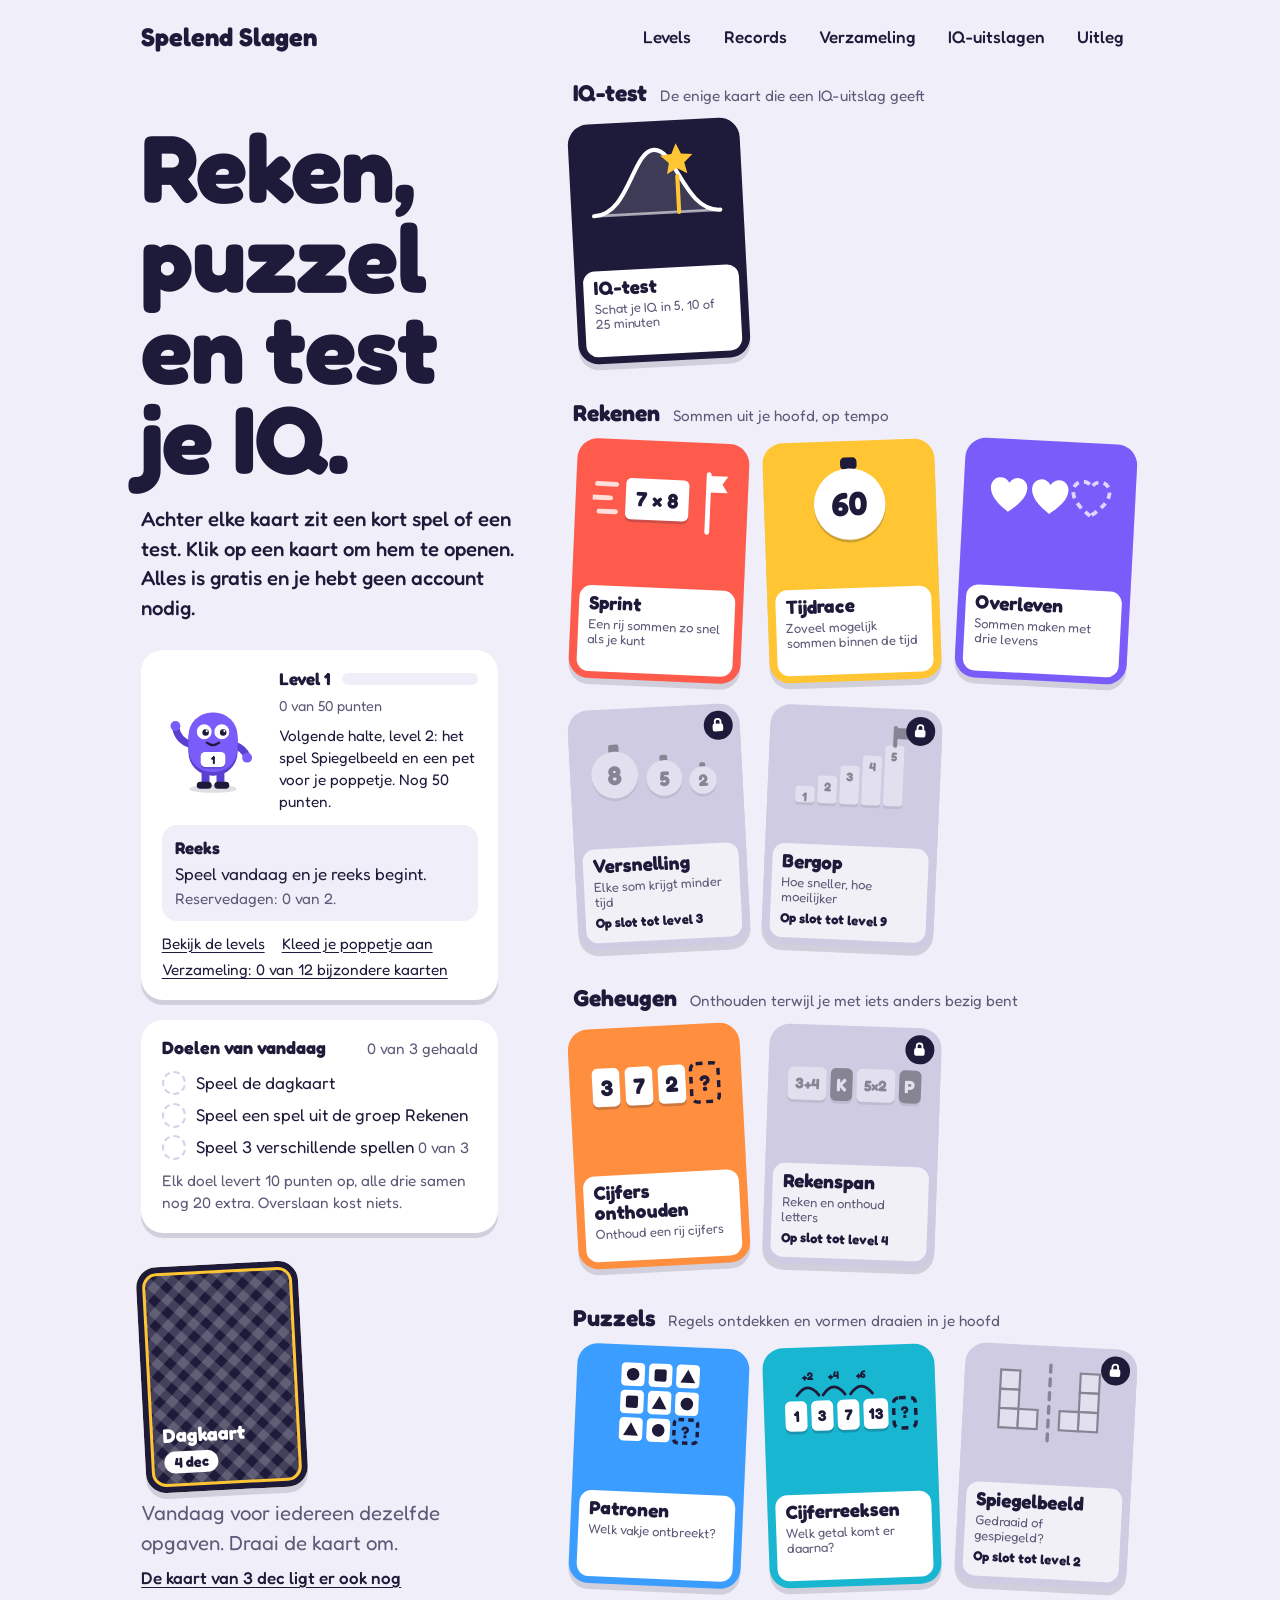
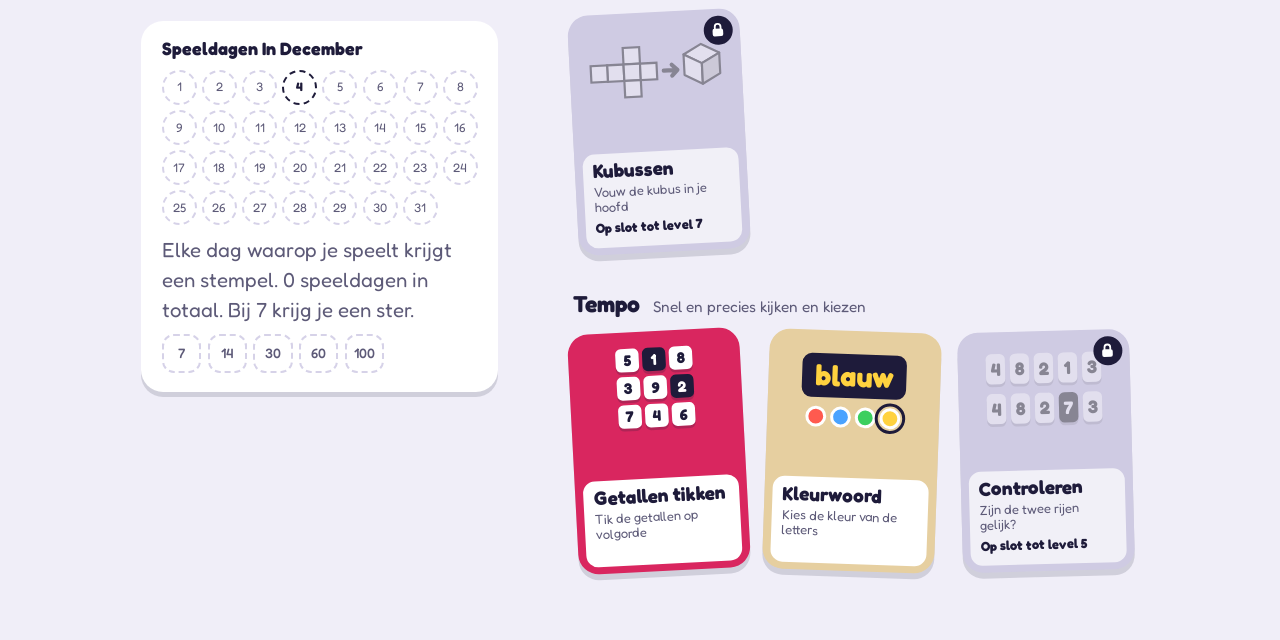
<file: index.html>
<!doctype html>
<html lang="nl">
<head>
  <meta charset="utf-8">
  <meta name="viewport" content="width=device-width, initial-scale=1, viewport-fit=cover">
  <!-- Testversie: zoekmachines slaan deze pagina over. Haal deze regel weg zodra de site gevonden mag worden. -->
  <meta name="robots" content="noindex">
  <title>Spelend Slagen</title>
  <!-- Het pictogram van het tabblad zit in deze regel zelf, dus er is geen los bestand voor nodig. -->
  <link rel="icon" href="data:image/svg+xml,%3Csvg xmlns='http://www.w3.org/2000/svg' viewBox='0 0 64 64'%3E%3Crect width='64' height='64' rx='14' fill='%237a5cfa'/%3E%3Ctext x='32' y='46' font-family='Arial,sans-serif' font-weight='700' font-size='40' text-anchor='middle' fill='%23fff'%3ES%3C/text%3E%3C/svg%3E">
  <link rel="stylesheet" href="css/style.css">
</head>
<body>
  <header class="kop">
    <a class="merk" href="#start">Spelend Slagen</a>
    <!-- Alleen op een telefoon. terug: op het scherm voor en na een spel. stand-kort: je poppetje, je level en je reeks. -->
    <a class="terug" href="#start">‹ Terug naar de kaarten</a>
    <a class="stand-kort" id="stand" href="#levels"></a>
    <!-- Op een computer staat het menu bovenaan. Op een telefoon is het een balk onderaan, met een tekening bij elk woord. -->
    <nav class="menu" aria-label="Menu">
      <a class="alleen-smal" href="#start"><svg viewBox="0 0 24 24" aria-hidden="true"><rect x="3.5" y="7" width="9.5" height="13" rx="2" transform="rotate(-8 8 13)"/><rect x="11" y="4.5" width="9.5" height="13" rx="2" transform="rotate(8 16 11)"/></svg>Spelen</a>
      <a href="#levels"><svg viewBox="0 0 24 24" aria-hidden="true"><path d="M4.5 20c1-5.5 5.5-4 7.5-7s3-4 6-4.5M18 8.5V3M18 3.2l-4.4 1.8L18 6.8"/></svg>Levels</a>
      <a href="#ranglijst"><svg viewBox="0 0 24 24" aria-hidden="true"><path d="M8 4h8v5a4 4 0 0 1-8 0zM8 6H5a3 3 0 0 0 3 4M16 6h3a3 3 0 0 1-3 4M12 13v4M8.5 20h7"/></svg>Records</a>
      <!-- Op een telefoon passen er vijf woorden in de balk. Daar kom je via Levels bij je verzameling. -->
      <a class="alleen-breed" href="#verzameling"><svg viewBox="0 0 24 24" aria-hidden="true"><path d="m12 3.5 2.6 5.3 5.9.9-4.2 4.1 1 5.8-5.3-2.8-5.3 2.8 1-5.8L3.5 9.7l5.9-.9z"/></svg>Verzameling</a>
      <a href="#uitslagen"><svg viewBox="0 0 24 24" aria-hidden="true"><path d="M3 18c4.5 0 5-12 9-12s4.5 12 9 12M3 21h18"/></svg>IQ-uitslagen</a>
      <a href="#uitleg"><svg viewBox="0 0 24 24" aria-hidden="true"><circle cx="12" cy="12" r="9"/><path d="M9.5 9.6a2.6 2.6 0 1 1 3.6 2.4c-.7.4-1.1 1-1.1 1.8M12 16.8v.2"/></svg>Uitleg</a>
    </nav>
    <a class="stoppen" href="#start">Stoppen</a>
  </header>
  <main id="app"></main>

  <!-- Gewone scripts in plaats van modules, zodat dubbelklikken op dit bestand genoeg is. -->
  <script src="js/basis.js"></script>
  <script src="js/normen.js"></script>
  <script src="js/opslag.js"></script>
  <script src="js/taken/patronen.js"></script>
  <script src="js/taken/cijferreeksen.js"></script>
  <script src="js/taken/onthouden.js"></script>
  <script src="js/taken/sommen.js"></script>
  <script src="js/taken/symbolen.js"></script>
  <script src="js/taken/rekenspan.js"></script>
  <script src="js/taken/kubussen.js"></script>
  <script src="js/taken/controleren.js"></script>
  <script src="js/taken/spiegelbeeld.js"></script>
  <script src="js/taken/tikken.js"></script>
  <script src="js/taken/kleurwoord.js"></script>
  <script src="js/kaarten.js"></script>
  <script src="js/voortgang.js"></script>
  <script src="js/poppetje.js"></script>
  <script src="js/baan.js"></script>
  <script src="js/online.js"></script>
  <script src="js/iqtest.js"></script>
  <script src="js/oefenhal.js"></script>
  <script src="js/app.js"></script>
</body>
</html>
</file>
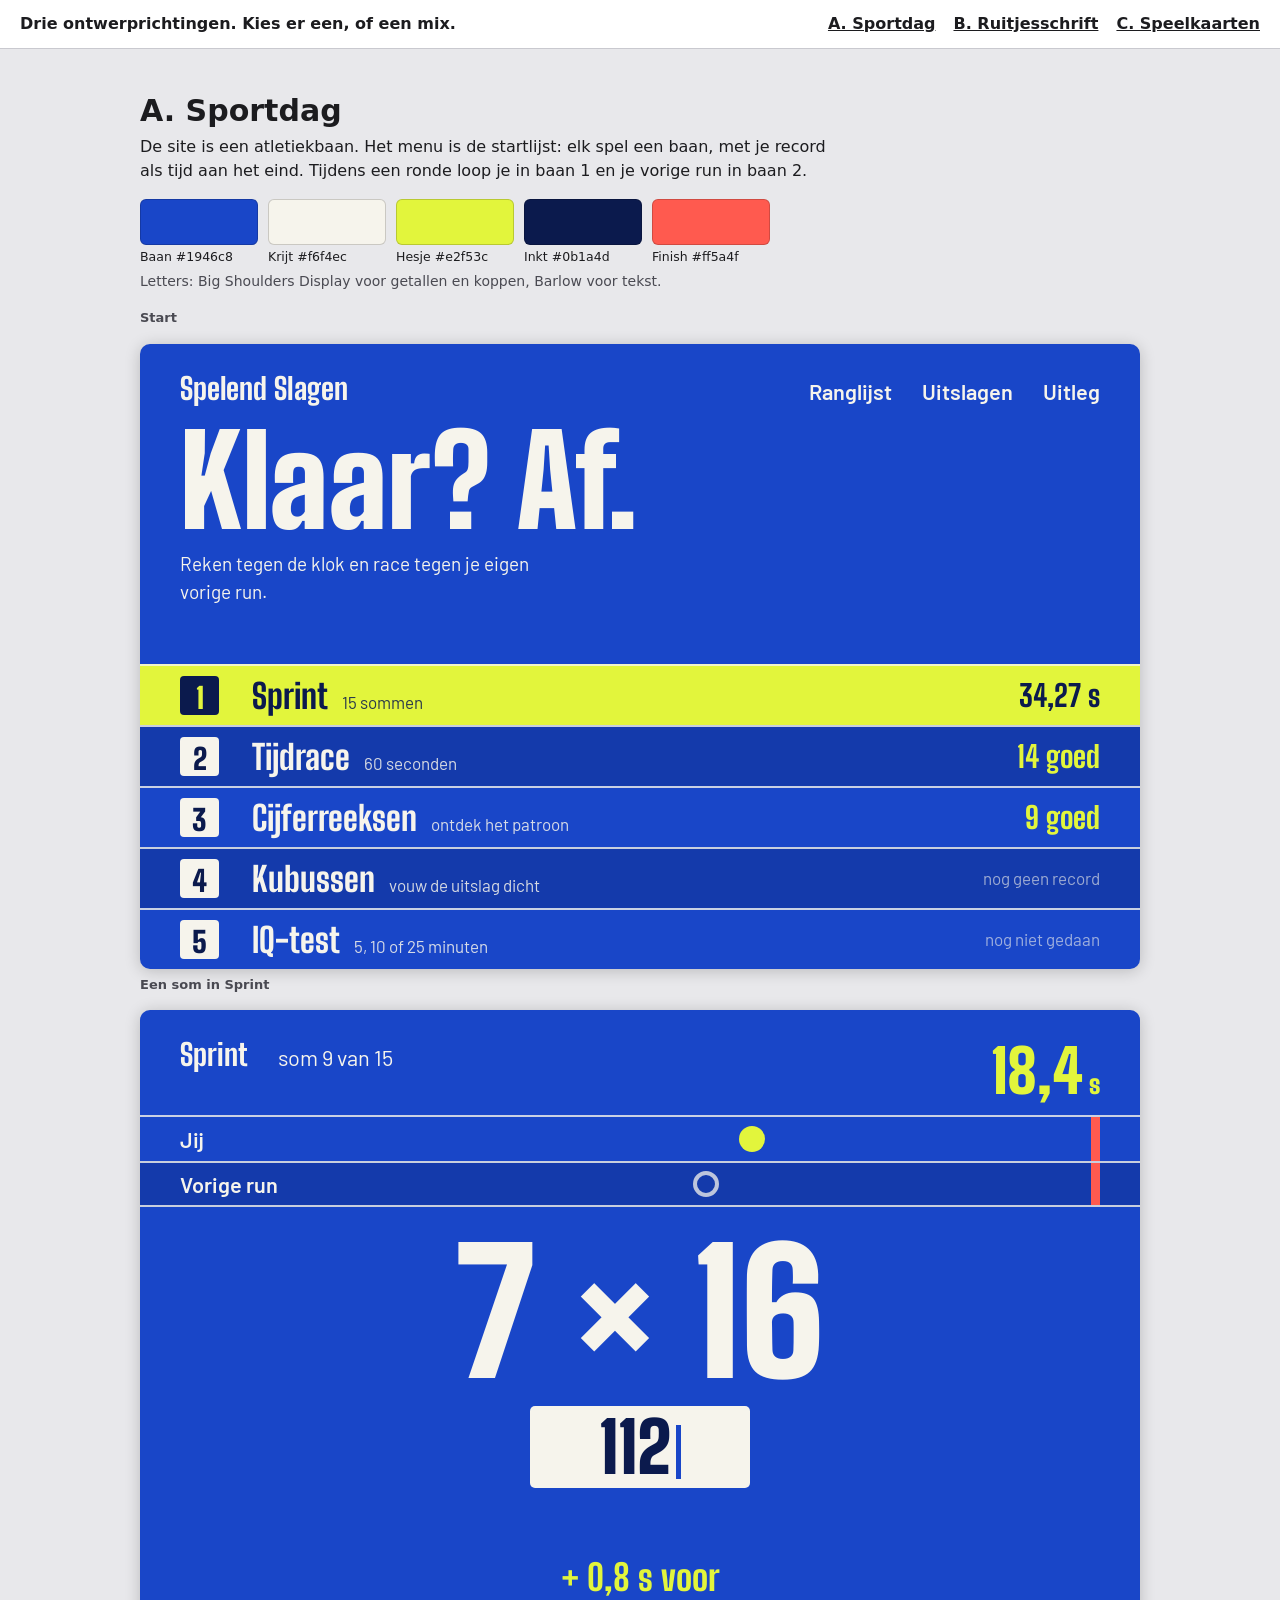
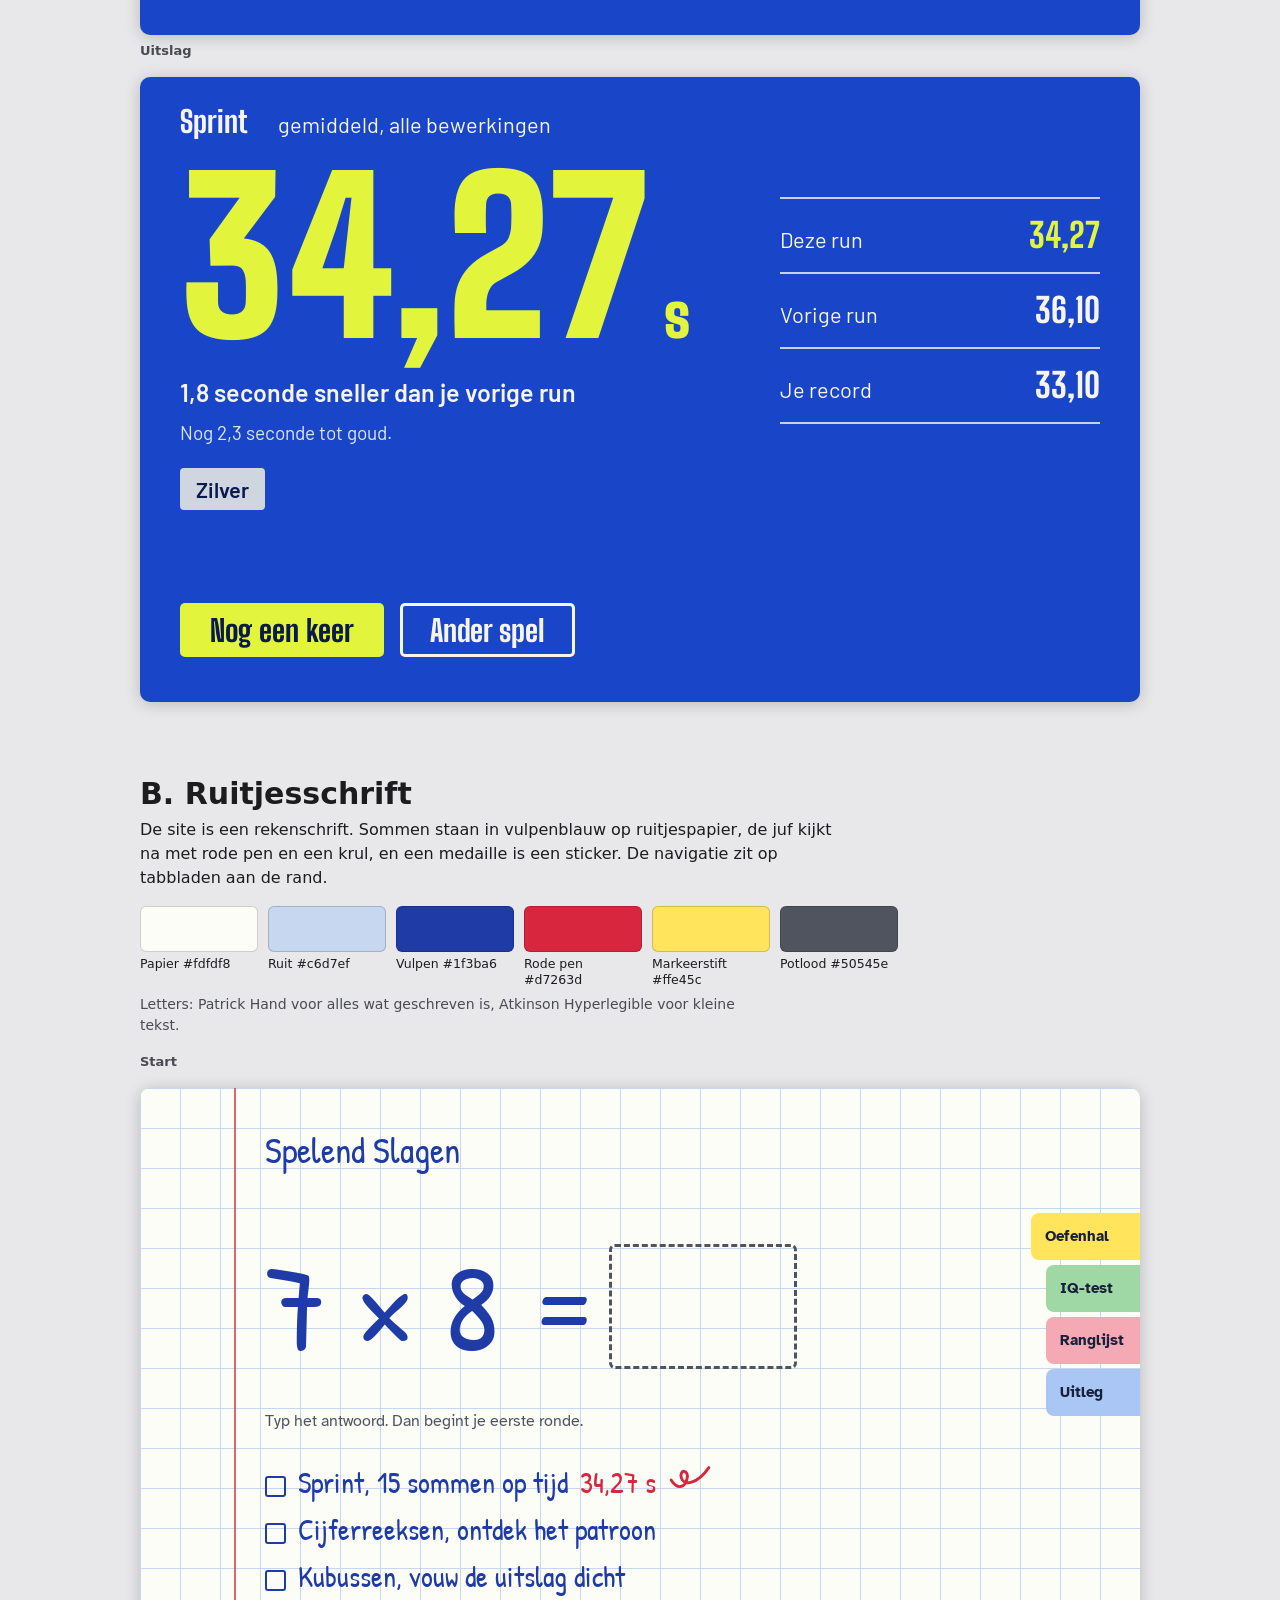
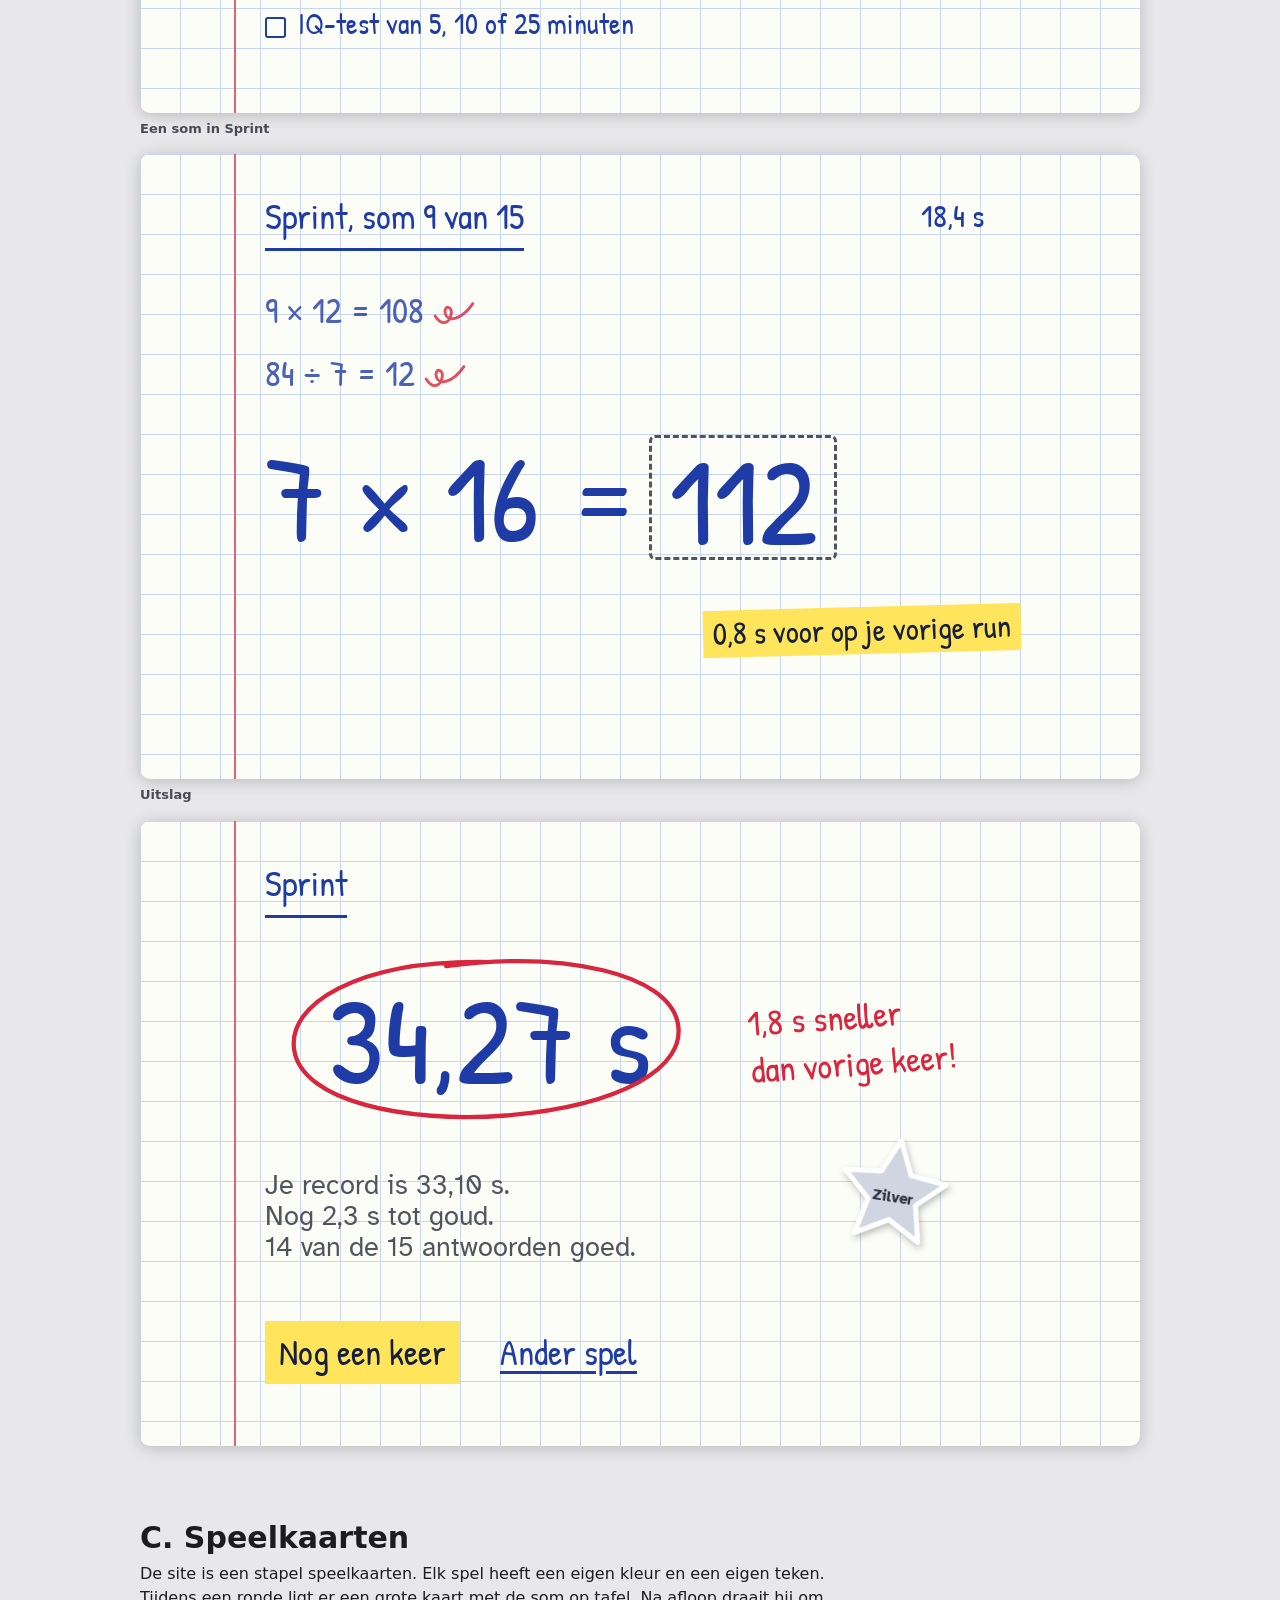
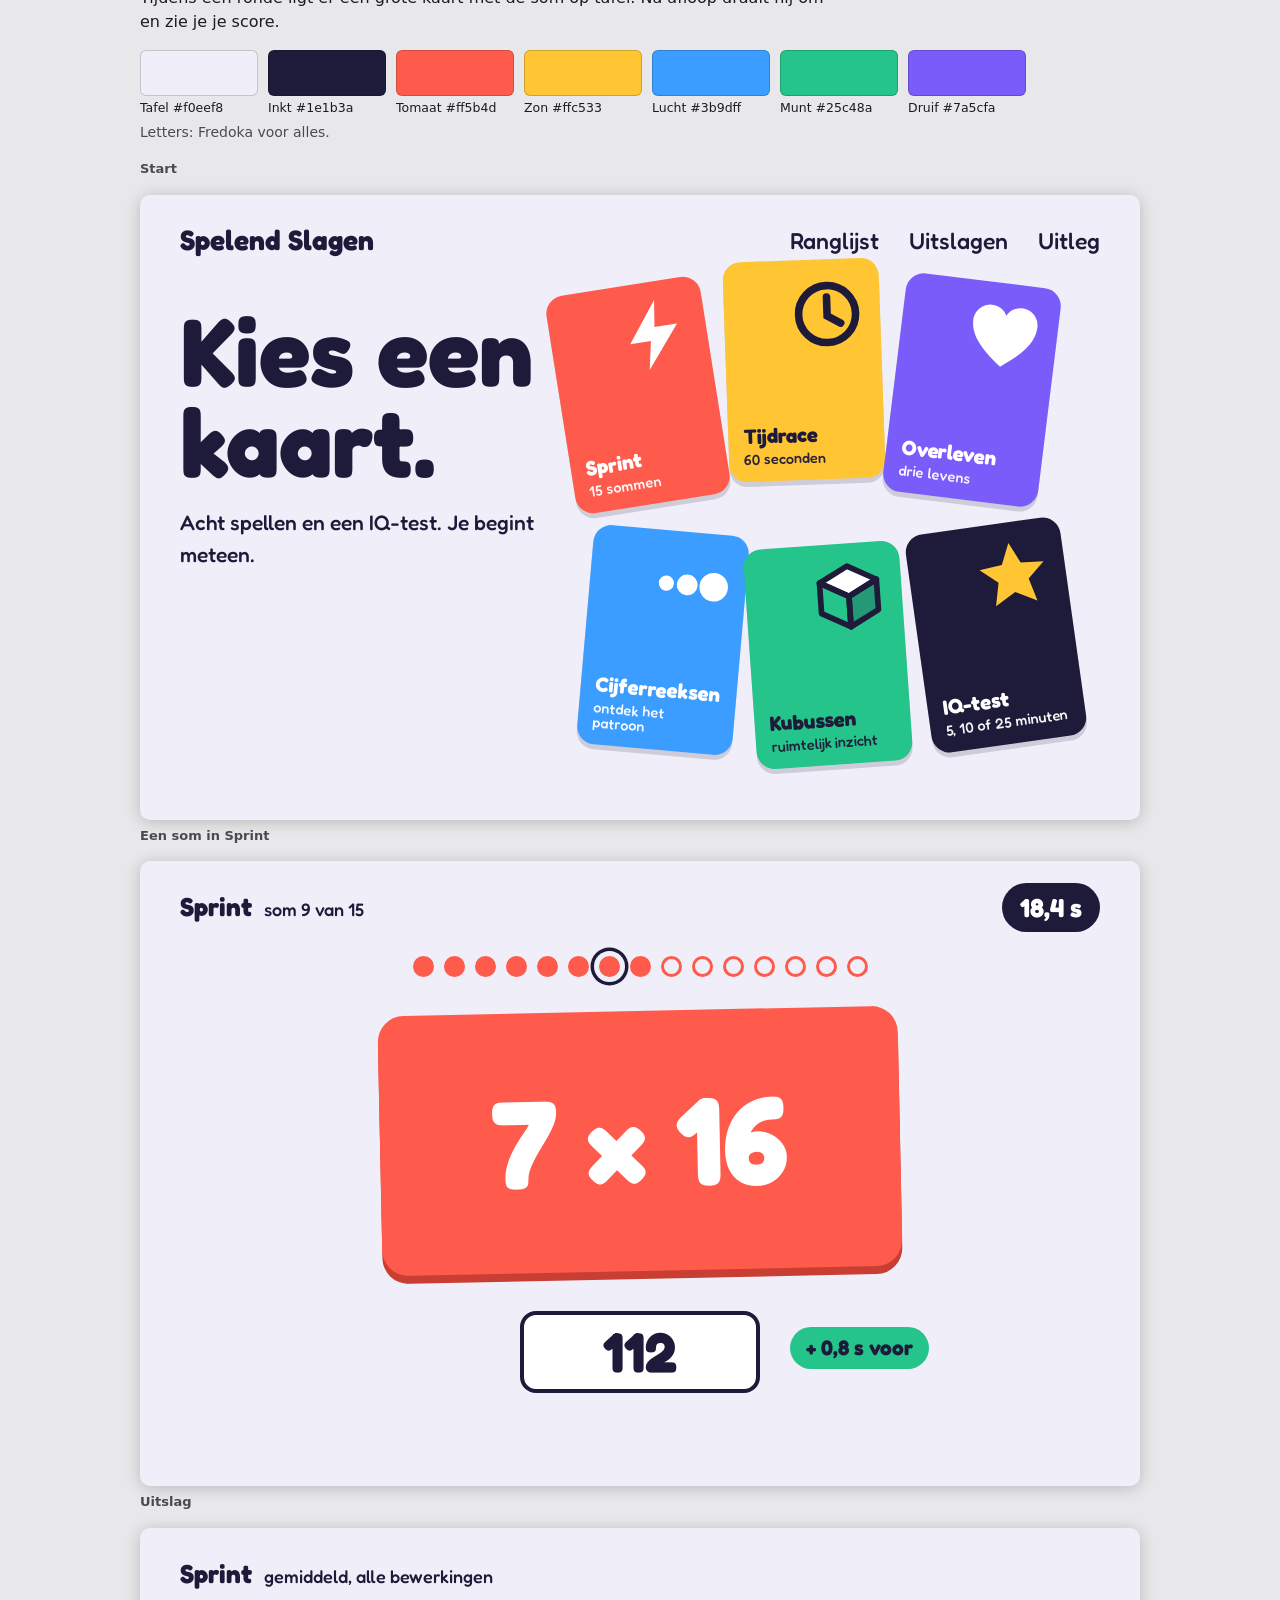
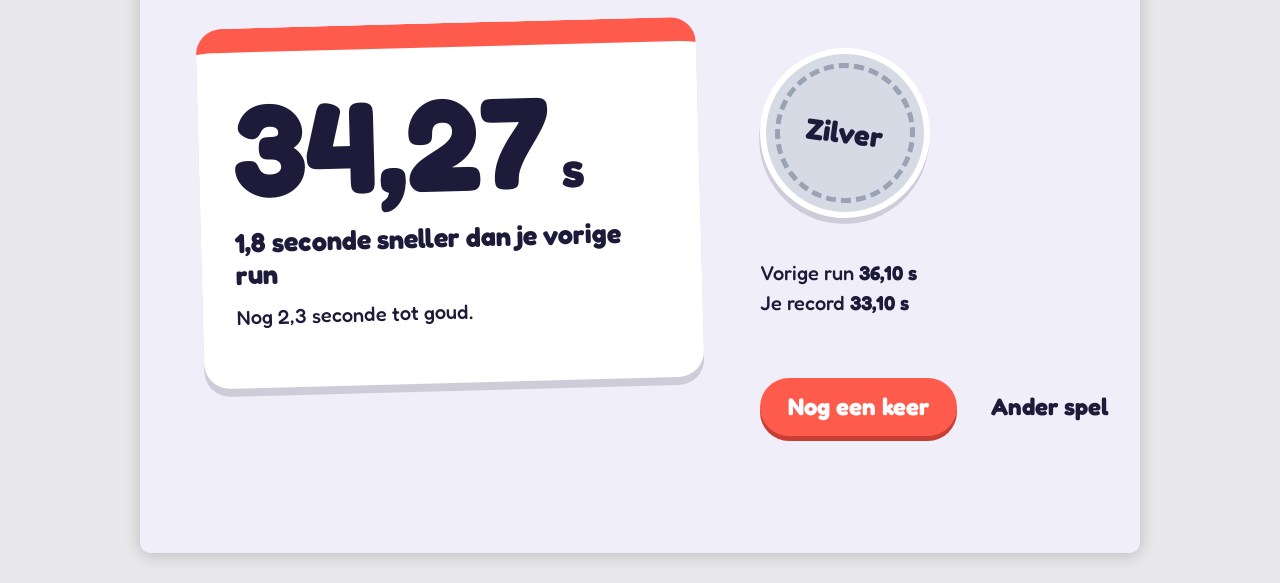
<file: ontwerp/richtingen.html>
<!doctype html>
<html lang="nl">
<head>
<meta charset="utf-8">
<meta name="viewport" content="width=device-width, initial-scale=1">
<title>Drie ontwerprichtingen</title>
<style>
/* Lettertypes staan in de map van de site zelf. Er wordt niets bij andere bedrijven opgehaald. */
@font-face { font-family: "Big Shoulders Display"; font-weight: 800; src: url(../fonts/big-shoulders-display-800.woff2) format("woff2"); }
@font-face { font-family: "Big Shoulders Display"; font-weight: 900; src: url(../fonts/big-shoulders-display-900.woff2) format("woff2"); }
@font-face { font-family: "Barlow"; font-weight: 400; src: url(../fonts/barlow-400.woff2) format("woff2"); }
@font-face { font-family: "Barlow"; font-weight: 600; src: url(../fonts/barlow-600.woff2) format("woff2"); }
@font-face { font-family: "Patrick Hand"; font-weight: 400; src: url(../fonts/patrick-hand-400.woff2) format("woff2"); }
@font-face { font-family: "Atkinson Hyperlegible"; font-weight: 400; src: url(../fonts/atkinson-hyperlegible-400.woff2) format("woff2"); }
@font-face { font-family: "Atkinson Hyperlegible"; font-weight: 700; src: url(../fonts/atkinson-hyperlegible-700.woff2) format("woff2"); }
@font-face { font-family: "Fredoka"; font-weight: 500; src: url(../fonts/fredoka-500.woff2) format("woff2"); }
@font-face { font-family: "Fredoka"; font-weight: 700; src: url(../fonts/fredoka-700.woff2) format("woff2"); }

/* ---- het kader om de voorbeelden heen: bewust kaal, zodat het niet meestuurt ---- */
* { box-sizing: border-box; }
body { margin: 0; background: #e8e8eb; color: #1c1c1f; font: 16px/1.5 system-ui, "Segoe UI", sans-serif; }
.top { position: sticky; top: 0; z-index: 9; display: flex; flex-wrap: wrap; align-items: center; gap: 8px 18px; padding: 12px 20px; background: #fff; border-bottom: 1px solid #c9c9cf; }
.top strong { margin-right: auto; }
.top a { color: #1c1c1f; font-weight: 600; }
.richting { max-width: 1040px; margin: 0 auto; padding: 44px 20px 30px; }
.richting > h2 { margin: 0; font-size: 30px; line-height: 1.2; }
.richting > p { margin: 6px 0 16px; max-width: 68ch; }
.stalen { display: flex; flex-wrap: wrap; gap: 10px; margin: 0 0 6px; padding: 0; list-style: none; }
.stalen li { width: 118px; font-size: 12.5px; line-height: 1.3; }
.stalen i { display: block; height: 46px; margin-bottom: 4px; border: 1px solid rgba(0, 0, 0, 0.18); border-radius: 6px; }
.letters { margin: 10px 0 0; font-size: 14px; color: #4a4a52; }
.schermnaam { margin: 26px 0 8px; font-size: 13px; font-weight: 600; color: #4a4a52; }
/* Elk voorbeeldscherm schaalt mee: alle maten binnenin zijn een deel van de breedte (cqw). */
.scherm { position: relative; container-type: inline-size; width: 100%; aspect-ratio: 16 / 10; overflow: hidden; border-radius: 10px; box-shadow: 0 2px 16px rgba(0, 0, 0, 0.2); }
.scherm * { margin: 0; }

/* =================== A. SPORTDAG =================== */
.ra { --baan: #1946c8; --baan2: #143aab; --krijt: #f6f4ec; --hesje: #e2f53c; --inkt: #0b1a4d; --finish: #ff5a4f; }
.ra .scherm { background: var(--baan); color: var(--krijt); font-family: "Barlow", sans-serif; font-size: 1.7cqw; }
.ra .groot { font-family: "Big Shoulders Display", sans-serif; font-weight: 900; line-height: 0.86; }
.ra .balk { position: absolute; inset: 0 0 auto 0; display: flex; align-items: baseline; gap: 3cqw; padding: 2.2cqw 4cqw 0; }
.ra .merk { font-family: "Big Shoulders Display", sans-serif; font-weight: 800; font-size: 3cqw; }
.ra .balk .nav { margin-left: auto; display: flex; gap: 3cqw; font-weight: 600; }
/* start: het menu is de startlijst, elk spel een baan */
.ra .held { position: absolute; left: 4cqw; top: 8.4cqw; }
.ra .held .groot { font-size: 12.5cqw; }
.ra .held p { margin-top: 1.4cqw; max-width: 36cqw; font-size: 1.9cqw; }
.ra .banen { position: absolute; inset: auto 0 0 0; }
.ra .baanrij { display: grid; grid-template-columns: 5.2cqw 1fr auto; align-items: center; gap: 2cqw; height: 6.1cqw; padding: 0 4cqw; border-top: 0.28cqw solid rgba(246, 244, 236, 0.8); }
.ra .baanrij:nth-child(even) { background: var(--baan2); }
.ra .nr { display: grid; place-items: center; width: 3.9cqw; height: 3.9cqw; background: var(--krijt); color: var(--inkt); font-family: "Big Shoulders Display", sans-serif; font-weight: 900; font-size: 2.9cqw; border-radius: 0.4cqw; }
.ra .naam { font-family: "Big Shoulders Display", sans-serif; font-weight: 800; font-size: 3.4cqw; line-height: 1; }
.ra .naam small { margin-left: 1.4cqw; font-family: "Barlow", sans-serif; font-weight: 400; font-size: 1.7cqw; opacity: 0.85; }
.ra .tijd { font-family: "Big Shoulders Display", sans-serif; font-weight: 800; font-size: 3cqw; color: var(--hesje); font-variant-numeric: tabular-nums; }
.ra .tijd.leeg { color: var(--krijt); opacity: 0.6; font-family: "Barlow", sans-serif; font-weight: 400; font-size: 1.7cqw; }
.ra .baanrij.gekozen { background: var(--hesje); color: var(--inkt); }
.ra .baanrij.gekozen .tijd { color: var(--inkt); }
.ra .baanrij.gekozen .nr { background: var(--inkt); color: var(--hesje); }
/* spel: twee banen, jij en je vorige run */
.ra .klok { position: absolute; right: 4cqw; top: 1.6cqw; font-family: "Big Shoulders Display", sans-serif; font-weight: 900; font-size: 6cqw; color: var(--hesje); font-variant-numeric: tabular-nums; }
.ra .klok small { font-size: 2.6cqw; }
.ra .race { position: absolute; inset: 10.5cqw 0 auto 0; }
.ra .race .baanrij { grid-template-columns: 12cqw 1fr; height: 4.6cqw; }
.ra .race .baanrij:last-child { border-bottom: 0.28cqw solid rgba(246, 244, 236, 0.8); }
.ra .race .wie { font-weight: 600; }
.ra .spoor { position: relative; height: 100%; border-right: 0.9cqw solid var(--finish); }
.ra .loper { position: absolute; top: 50%; width: 2.6cqw; height: 2.6cqw; border-radius: 50%; transform: translate(-50%, -50%); }
.ra .loper.ik { background: var(--hesje); }
.ra .loper.spook { border: 0.4cqw solid var(--krijt); opacity: 0.75; }
.ra .opgave { position: absolute; inset: 23cqw 0 auto 0; text-align: center; }
.ra .opgave .groot { font-size: 17cqw; }
.ra .invoer { display: inline-block; min-width: 22cqw; margin-top: 2cqw; padding: 0.6cqw 2cqw; background: var(--krijt); color: var(--inkt); font-family: "Big Shoulders Display", sans-serif; font-weight: 900; font-size: 7cqw; line-height: 1; border-radius: 0.5cqw; }
.ra .invoer::after { content: ""; display: inline-block; width: 0.45cqw; height: 5.4cqw; margin-left: 0.5cqw; background: var(--baan); vertical-align: -0.5cqw; }
.ra .stand { position: absolute; inset: auto 0 3cqw 0; text-align: center; font-family: "Big Shoulders Display", sans-serif; font-weight: 800; font-size: 3.6cqw; color: var(--hesje); }
/* uitslag: je tijd en het bord met de drie tijden */
.ra .eind { position: absolute; left: 4cqw; top: 9cqw; }
.ra .eind .groot { font-size: 21cqw; color: var(--hesje); font-variant-numeric: tabular-nums; }
.ra .eind .groot small { font-size: 6cqw; }
.ra .eind p { margin-top: 2.6cqw; font-size: 2.5cqw; font-weight: 600; }
.ra .eind p + p { margin-top: 0.8cqw; font-size: 1.9cqw; font-weight: 400; opacity: 0.9; }
.ra .bord { position: absolute; right: 4cqw; top: 12cqw; width: 32cqw; }
.ra .bord div { display: flex; justify-content: space-between; align-items: baseline; padding: 1.1cqw 0; border-top: 0.28cqw solid rgba(246, 244, 236, 0.8); }
.ra .bord div:last-child { border-bottom: 0.28cqw solid rgba(246, 244, 236, 0.8); }
.ra .bord b { font-family: "Big Shoulders Display", sans-serif; font-weight: 800; font-size: 3.4cqw; font-variant-numeric: tabular-nums; }
.ra .bord .nu b { color: var(--hesje); }
.ra .plak { display: inline-block; margin-top: 2cqw; padding: 0.5cqw 1.6cqw; background: #cfd6e0; color: var(--inkt); font-weight: 600; border-radius: 0.4cqw; }
.ra .knoppen { position: absolute; left: 4cqw; bottom: 4.5cqw; display: flex; gap: 1.6cqw; }
.ra .knop { padding: 1.2cqw 3cqw; background: var(--hesje); color: var(--inkt); font-family: "Big Shoulders Display", sans-serif; font-weight: 800; font-size: 3cqw; line-height: 1; border-radius: 0.5cqw; }
.ra .knop.stil { background: none; color: var(--krijt); box-shadow: inset 0 0 0 0.3cqw var(--krijt); }

/* =================== B. RUITJESSCHRIFT =================== */
.rb { --papier: #fdfdf8; --ruit: #c6d7ef; --vulpen: #1f3ba6; --rood: #d7263d; --stift: #ffe45c; --potlood: #50545e; }
.rb .scherm { --r: 3.125cqw; background-color: var(--papier); background-image: linear-gradient(var(--ruit) 0.1cqw, transparent 0.1cqw), linear-gradient(90deg, var(--ruit) 0.1cqw, transparent 0.1cqw); background-size: var(--r) var(--r); color: var(--vulpen); font-family: "Patrick Hand", cursive; font-size: 2.5cqw; line-height: var(--r); }
.rb .scherm::before { content: ""; position: absolute; inset: 0 auto 0 calc(3 * var(--r)); width: 0.22cqw; background: var(--rood); opacity: 0.7; }
.rb .klein { font-family: "Atkinson Hyperlegible", sans-serif; font-size: 1.6cqw; color: var(--potlood); }
.rb .merk { position: absolute; left: calc(4 * var(--r)); top: calc(1 * var(--r)); font-size: 3.6cqw; line-height: calc(2 * var(--r)); }
.rb .hoek { position: absolute; right: calc(5 * var(--r)); top: calc(1 * var(--r)); line-height: calc(2 * var(--r)); }
/* tabbladen aan de rand, zoals in een multomap */
.rb .tabs { position: absolute; right: 0; top: calc(4 * var(--r)); display: grid; gap: 0.5cqw; }
.rb .tabs span { padding: 0 1.6cqw 0 1.4cqw; font-family: "Atkinson Hyperlegible", sans-serif; font-weight: 700; font-size: 1.5cqw; line-height: calc(1.5 * var(--r)); color: #17203a; border-radius: 0.8cqw 0 0 0.8cqw; }
.rb .tabs span:nth-child(1) { background: var(--stift); margin-left: -1.5cqw; }
.rb .tabs span:nth-child(2) { background: #9fd8a4; }
.rb .tabs span:nth-child(3) { background: #f4a9b4; }
.rb .tabs span:nth-child(4) { background: #a9c6f4; }
.rb .som { position: absolute; left: calc(4 * var(--r)); font-size: 12.4cqw; line-height: calc(4 * var(--r)); white-space: nowrap; }
.rb .vak { display: inline-block; min-width: calc(6 * var(--r)); height: calc(4 * var(--r)); margin-left: 1cqw; padding: 0 1cqw; border: 0.3cqw dashed var(--potlood); border-radius: 0.6cqw; vertical-align: top; text-align: center; }
.rb .start .som { top: calc(5 * var(--r)); }
.rb .start .tip { position: absolute; left: calc(4 * var(--r)); top: calc(10 * var(--r)); }
.rb .lijst { position: absolute; left: calc(4 * var(--r)); top: calc(12 * var(--r)); font-size: 2.9cqw; }
.rb .lijst div { display: flex; align-items: baseline; gap: 1.2cqw; height: calc(1.5 * var(--r)); white-space: nowrap; }
.rb .hokje { flex: none; width: 2.1cqw; height: 2.1cqw; border: 0.25cqw solid var(--vulpen); border-radius: 0.3cqw; align-self: center; }
.rb .rood { color: var(--rood); }
.rb .krul { display: inline-block; width: 4.4cqw; height: 2.9cqw; color: var(--rood); vertical-align: -0.6cqw; }
.rb .krul path, .rb .rondje path { fill: none; stroke: currentColor; stroke-linecap: round; }
/* spel */
.rb .titel { position: absolute; left: calc(4 * var(--r)); top: calc(1 * var(--r)); font-size: 3.6cqw; line-height: calc(2 * var(--r)); border-bottom: 0.3cqw solid var(--vulpen); }
.rb .eerder { position: absolute; left: calc(4 * var(--r)); top: calc(4 * var(--r)); font-size: 3.6cqw; line-height: calc(2 * var(--r)); opacity: 0.8; }
.rb .spel .som { top: calc(9 * var(--r)); }
.rb .notitie { position: absolute; left: calc(18 * var(--r)); top: calc(14.5 * var(--r)); padding: 0 1cqw; background: var(--stift); color: #17203a; font-size: 3.2cqw; line-height: calc(1.5 * var(--r)); transform: rotate(-1.5deg); }
/* uitslag: het cijfer omcirkeld met rode pen */
.rb .uitslag .som { top: calc(5 * var(--r)); left: calc(6 * var(--r)); }
.rb .rondje { position: absolute; left: calc(4.2 * var(--r)); top: calc(4.1 * var(--r)); width: 43cqw; height: 18cqw; color: var(--rood); transform: rotate(-2deg); }
.rb .juf { position: absolute; left: calc(19.5 * var(--r)); top: calc(5.5 * var(--r)); color: var(--rood); font-size: 3.6cqw; line-height: calc(1.5 * var(--r)); transform: rotate(-4deg); }
.rb .sticker { position: absolute; right: calc(6 * var(--r)); top: calc(10 * var(--r)); width: 12cqw; transform: rotate(9deg); filter: drop-shadow(0.2cqw 0.3cqw 0.3cqw rgba(0, 0, 0, 0.25)); }
.rb .sticker text { font-family: "Atkinson Hyperlegible", sans-serif; font-weight: 700; font-size: 15px; fill: #2a2f3a; text-anchor: middle; }
.rb .feiten { position: absolute; left: calc(4 * var(--r)); top: calc(11 * var(--r)); font-size: 2.7cqw; }
.rb .feiten div { height: var(--r); }
.rb .acties { position: absolute; left: calc(4 * var(--r)); top: calc(16 * var(--r)); display: flex; gap: 4cqw; font-size: 3.6cqw; line-height: calc(2 * var(--r)); }
.rb .acties b { padding: 0 1.4cqw; background: var(--stift); color: #17203a; font-weight: 400; }
.rb .acties span { text-decoration: underline; text-underline-offset: 0.6cqw; }

/* =================== C. SPEELKAARTEN =================== */
.rc { --tafel: #f0eef8; --inkt: #1e1b3a; --tomaat: #ff5b4d; --zon: #ffc533; --lucht: #3b9dff; --munt: #25c48a; --druif: #7a5cfa; --roze: #ff7ab6; }
.rc .scherm { background: var(--tafel); color: var(--inkt); font-family: "Fredoka", sans-serif; font-weight: 500; font-size: 1.8cqw; }
.rc .merk { position: absolute; left: 4cqw; top: 2.4cqw; font-weight: 700; font-size: 2.8cqw; }
.rc .nav { position: absolute; right: 4cqw; top: 2.9cqw; display: flex; gap: 3cqw; }
.rc .held { position: absolute; left: 4cqw; top: 11cqw; width: 36cqw; }
.rc .held h3 { font-weight: 700; font-size: 9.6cqw; line-height: 0.95; }
.rc .held p { margin-top: 2cqw; font-size: 2.1cqw; }
.rc .kaart { position: absolute; display: flex; flex-direction: column; justify-content: space-between; width: 15.6cqw; height: 22cqw; padding: 1.5cqw; color: #fff; font-weight: 700; font-size: 2.05cqw; line-height: 1.05; border-radius: 1.8cqw; box-shadow: 0 0.5cqw 0 rgba(30, 27, 58, 0.16); }
.rc .kaart svg { width: 7.6cqw; height: 7.6cqw; align-self: flex-end; }
.rc .kaart small { display: block; margin-top: 0.4cqw; font-weight: 500; font-size: 1.45cqw; opacity: 0.95; }
.rc .k1 { left: 42cqw; top: 9cqw; background: var(--tomaat); transform: rotate(-9deg); }
.rc .k2 { left: 58.6cqw; top: 6.5cqw; background: var(--zon); color: var(--inkt); transform: rotate(-2deg); }
.rc .k3 { left: 75.4cqw; top: 8.5cqw; background: var(--druif); transform: rotate(7deg); }
.rc .k4 { left: 44.5cqw; top: 33.5cqw; background: var(--lucht); transform: rotate(5deg); }
.rc .k5 { left: 61cqw; top: 35cqw; background: var(--munt); color: var(--inkt); transform: rotate(-4deg); }
.rc .k6 { left: 77.8cqw; top: 33cqw; background: var(--inkt); transform: rotate(-8deg); }
/* spel: een grote kaart met de som */
.rc .label { position: absolute; left: 4cqw; top: 2.6cqw; font-weight: 700; font-size: 2.6cqw; }
.rc .label small { margin-left: 1.2cqw; font-weight: 500; font-size: 1.8cqw; }
.rc .klokje { position: absolute; right: 4cqw; top: 2.2cqw; padding: 0.5cqw 1.8cqw; background: var(--inkt); color: #fff; font-weight: 700; font-size: 2.6cqw; border-radius: 99cqw; font-variant-numeric: tabular-nums; }
.rc .pitten { position: absolute; inset: 9.5cqw 0 auto 0; display: flex; justify-content: center; gap: 1cqw; }
.rc .pitten i { width: 2.1cqw; height: 2.1cqw; border: 0.35cqw solid var(--tomaat); border-radius: 50%; }
.rc .pitten i.vol { background: var(--tomaat); }
.rc .pitten i.spook { box-shadow: 0 0 0 0.5cqw var(--tafel), 0 0 0 0.85cqw var(--inkt); }
.rc .somkaart { position: absolute; left: 24cqw; top: 15cqw; width: 52cqw; height: 26cqw; display: grid; place-items: center; background: var(--tomaat); color: #fff; font-weight: 700; font-size: 12.5cqw; border-radius: 2.6cqw; box-shadow: 0 0.8cqw 0 #c93e33; transform: rotate(-1.2deg); }
.rc .veld { position: absolute; left: 38cqw; top: 45cqw; width: 24cqw; padding: 0.6cqw 0; background: #fff; text-align: center; font-weight: 700; font-size: 5.6cqw; line-height: 1.1; border: 0.4cqw solid var(--inkt); border-radius: 1.6cqw; }
.rc .voor { position: absolute; left: 65cqw; top: 46.6cqw; padding: 0.5cqw 1.6cqw; background: var(--munt); font-weight: 700; font-size: 2.1cqw; border-radius: 99cqw; }
/* uitslag: de kaart omgedraaid */
.rc .omgedraaid { position: absolute; left: 6cqw; top: 9.5cqw; width: 50cqw; height: 36cqw; padding: 3cqw 3.4cqw; background: #fff; border-top: 2.4cqw solid var(--tomaat); border-radius: 2.6cqw; box-shadow: 0 0.8cqw 0 rgba(30, 27, 58, 0.16); transform: rotate(-1.5deg); }
.rc .omgedraaid h3 { font-weight: 700; font-size: 13cqw; line-height: 1; font-variant-numeric: tabular-nums; }
.rc .omgedraaid h3 small { font-size: 5cqw; }
.rc .omgedraaid p { margin-top: 1.4cqw; font-weight: 700; font-size: 2.7cqw; line-height: 1.2; }
.rc .omgedraaid p + p { font-weight: 500; font-size: 2cqw; }
.rc .fiche { position: absolute; left: 62cqw; top: 12cqw; display: grid; place-items: center; width: 17cqw; height: 17cqw; background: #d5dae4; font-weight: 700; font-size: 2.9cqw; border: 0.6cqw solid #fff; outline: 0.5cqw dashed #9aa3b5; outline-offset: -2cqw; border-radius: 50%; box-shadow: 0 0.6cqw 0 rgba(30, 27, 58, 0.16); transform: rotate(8deg); }
.rc .zij { position: absolute; left: 62cqw; top: 33cqw; width: 32cqw; font-size: 2cqw; line-height: 1.5; }
.rc .zij b { font-weight: 700; }
.rc .acties { position: absolute; left: 62cqw; top: 45cqw; display: flex; gap: 1.4cqw; }
.rc .acties b { padding: 1.1cqw 2.8cqw; background: var(--tomaat); color: #fff; font-weight: 700; font-size: 2.4cqw; border-radius: 99cqw; box-shadow: 0 0.5cqw 0 #c93e33; }
.rc .acties span { padding: 1.1cqw 2cqw; font-weight: 700; font-size: 2.4cqw; }
</style>
</head>
<body>
<div class="top">
  <strong>Drie ontwerprichtingen. Kies er een, of een mix.</strong>
  <a href="#a">A. Sportdag</a><a href="#b">B. Ruitjesschrift</a><a href="#c">C. Speelkaarten</a>
</div>

<!-- =================== A =================== -->
<section class="richting ra" id="a">
  <h2>A. Sportdag</h2>
  <p>De site is een atletiekbaan. Het menu is de startlijst: elk spel een baan, met je record als tijd aan het eind. Tijdens een ronde loop je in baan 1 en je vorige run in baan 2.</p>
  <ul class="stalen">
    <li><i style="background:#1946c8"></i>Baan #1946c8</li>
    <li><i style="background:#f6f4ec"></i>Krijt #f6f4ec</li>
    <li><i style="background:#e2f53c"></i>Hesje #e2f53c</li>
    <li><i style="background:#0b1a4d"></i>Inkt #0b1a4d</li>
    <li><i style="background:#ff5a4f"></i>Finish #ff5a4f</li>
  </ul>
  <p class="letters">Letters: Big Shoulders Display voor getallen en koppen, Barlow voor tekst.</p>

  <p class="schermnaam">Start</p>
  <div class="scherm">
    <div class="balk"><span class="merk">Spelend Slagen</span><span class="nav"><span>Ranglijst</span><span>Uitslagen</span><span>Uitleg</span></span></div>
    <div class="held"><div class="groot">Klaar? Af.</div><p>Reken tegen de klok en race tegen je eigen vorige run.</p></div>
    <div class="banen">
      <div class="baanrij gekozen"><span class="nr">1</span><span class="naam">Sprint<small>15 sommen</small></span><span class="tijd">34,27 s</span></div>
      <div class="baanrij"><span class="nr">2</span><span class="naam">Tijdrace<small>60 seconden</small></span><span class="tijd">14 goed</span></div>
      <div class="baanrij"><span class="nr">3</span><span class="naam">Cijferreeksen<small>ontdek het patroon</small></span><span class="tijd">9 goed</span></div>
      <div class="baanrij"><span class="nr">4</span><span class="naam">Kubussen<small>vouw de uitslag dicht</small></span><span class="tijd leeg">nog geen record</span></div>
      <div class="baanrij"><span class="nr">5</span><span class="naam">IQ-test<small>5, 10 of 25 minuten</small></span><span class="tijd leeg">nog niet gedaan</span></div>
    </div>
  </div>

  <p class="schermnaam">Een som in Sprint</p>
  <div class="scherm">
    <div class="balk"><span class="merk">Sprint</span><span>som 9 van 15</span></div>
    <div class="klok">18,4<small> s</small></div>
    <div class="race">
      <div class="baanrij"><span class="wie">Jij</span><div class="spoor"><i class="loper ik" style="left:56%"></i></div></div>
      <div class="baanrij"><span class="wie">Vorige run</span><div class="spoor"><i class="loper spook" style="left:50%"></i></div></div>
    </div>
    <div class="opgave"><div class="groot">7 × 16</div><span class="invoer">112</span></div>
    <div class="stand">+ 0,8 s voor</div>
  </div>

  <p class="schermnaam">Uitslag</p>
  <div class="scherm">
    <div class="balk"><span class="merk">Sprint</span><span>gemiddeld, alle bewerkingen</span></div>
    <div class="eind">
      <div class="groot">34,27<small> s</small></div>
      <p>1,8 seconde sneller dan je vorige run</p>
      <p>Nog 2,3 seconde tot goud.</p>
      <span class="plak">Zilver</span>
    </div>
    <div class="bord">
      <div class="nu"><span>Deze run</span><b>34,27</b></div>
      <div><span>Vorige run</span><b>36,10</b></div>
      <div><span>Je record</span><b>33,10</b></div>
    </div>
    <div class="knoppen"><span class="knop">Nog een keer</span><span class="knop stil">Ander spel</span></div>
  </div>
</section>

<!-- =================== B =================== -->
<section class="richting rb" id="b">
  <h2>B. Ruitjesschrift</h2>
  <p>De site is een rekenschrift. Sommen staan in vulpenblauw op ruitjespapier, de juf kijkt na met rode pen en een krul, en een medaille is een sticker. De navigatie zit op tabbladen aan de rand.</p>
  <ul class="stalen">
    <li><i style="background:#fdfdf8"></i>Papier #fdfdf8</li>
    <li><i style="background:#c6d7ef"></i>Ruit #c6d7ef</li>
    <li><i style="background:#1f3ba6"></i>Vulpen #1f3ba6</li>
    <li><i style="background:#d7263d"></i>Rode pen #d7263d</li>
    <li><i style="background:#ffe45c"></i>Markeerstift #ffe45c</li>
    <li><i style="background:#50545e"></i>Potlood #50545e</li>
  </ul>
  <p class="letters">Letters: Patrick Hand voor alles wat geschreven is, Atkinson Hyperlegible voor kleine tekst.</p>

  <p class="schermnaam">Start</p>
  <div class="scherm start">
    <div class="merk">Spelend Slagen</div>
    <div class="tabs"><span>Oefenhal</span><span>IQ-test</span><span>Ranglijst</span><span>Uitleg</span></div>
    <div class="som">7 × 8 =<span class="vak"></span></div>
    <p class="tip klein">Typ het antwoord. Dan begint je eerste ronde.</p>
    <div class="lijst">
      <div><span class="hokje"></span>Sprint, 15 sommen op tijd <span class="rood">34,27 s</span><svg class="krul" viewBox="0 0 60 40"><path stroke-width="4" d="M4 22C12 35 23 34 26 20C29 8 15 6 18 19C21 31 40 28 56 5"/></svg></div>
      <div><span class="hokje"></span>Cijferreeksen, ontdek het patroon</div>
      <div><span class="hokje"></span>Kubussen, vouw de uitslag dicht</div>
      <div><span class="hokje"></span>IQ-test van 5, 10 of 25 minuten</div>
    </div>
  </div>

  <p class="schermnaam">Een som in Sprint</p>
  <div class="scherm spel">
    <div class="titel">Sprint, som 9 van 15</div>
    <div class="hoek">18,4 s</div>
    <div class="eerder">
      <div>9 × 12 = 108 <svg class="krul" viewBox="0 0 60 40"><path stroke-width="4" d="M4 22C12 35 23 34 26 20C29 8 15 6 18 19C21 31 40 28 56 5"/></svg></div>
      <div>84 ÷ 7 = 12 <svg class="krul" viewBox="0 0 60 40"><path stroke-width="4" d="M4 22C12 35 23 34 26 20C29 8 15 6 18 19C21 31 40 28 56 5"/></svg></div>
    </div>
    <div class="som">7 × 16 =<span class="vak">112</span></div>
    <div class="notitie">0,8 s voor op je vorige run</div>
  </div>

  <p class="schermnaam">Uitslag</p>
  <div class="scherm uitslag">
    <div class="titel">Sprint</div>
    <div class="som">34,27 s</div>
    <svg class="rondje" viewBox="0 0 300 126" preserveAspectRatio="none"><path stroke-width="3" d="M150 9C62 5 12 34 16 66C20 102 92 120 162 117C242 113 290 88 284 56C278 22 208 3 124 11"/></svg>
    <div class="juf">1,8 s sneller<br>dan vorige keer!</div>
    <svg class="sticker" viewBox="0 0 120 120"><path fill="#cfd6e2" stroke="#fff" stroke-width="5" stroke-linejoin="round" d="M60 6l15 33 36 4-27 25 8 36-32-18-32 18 8-36L9 43l36-4z"/><text x="60" y="68">Zilver</text></svg>
    <div class="feiten klein">
      <div>Je record is 33,10 s.</div>
      <div>Nog 2,3 s tot goud.</div>
      <div>14 van de 15 antwoorden goed.</div>
    </div>
    <div class="acties"><b>Nog een keer</b><span>Ander spel</span></div>
  </div>
</section>

<!-- =================== C =================== -->
<section class="richting rc" id="c">
  <h2>C. Speelkaarten</h2>
  <p>De site is een stapel speelkaarten. Elk spel heeft een eigen kleur en een eigen teken. Tijdens een ronde ligt er een grote kaart met de som op tafel. Na afloop draait hij om en zie je je score.</p>
  <ul class="stalen">
    <li><i style="background:#f0eef8"></i>Tafel #f0eef8</li>
    <li><i style="background:#1e1b3a"></i>Inkt #1e1b3a</li>
    <li><i style="background:#ff5b4d"></i>Tomaat #ff5b4d</li>
    <li><i style="background:#ffc533"></i>Zon #ffc533</li>
    <li><i style="background:#3b9dff"></i>Lucht #3b9dff</li>
    <li><i style="background:#25c48a"></i>Munt #25c48a</li>
    <li><i style="background:#7a5cfa"></i>Druif #7a5cfa</li>
  </ul>
  <p class="letters">Letters: Fredoka voor alles.</p>

  <p class="schermnaam">Start</p>
  <div class="scherm">
    <div class="merk">Spelend Slagen</div>
    <div class="nav"><span>Ranglijst</span><span>Uitslagen</span><span>Uitleg</span></div>
    <div class="held"><h3>Kies een kaart.</h3><p>Acht spellen en een IQ-test. Je begint meteen.</p></div>
    <div class="kaart k1"><svg viewBox="0 0 40 40"><path fill="#fff" d="M23 2 7 23h11l-3 15 18-22H21z"/></svg><span>Sprint<small>15 sommen</small></span></div>
    <div class="kaart k2"><svg viewBox="0 0 40 40"><circle cx="20" cy="21" r="15" fill="none" stroke="#1e1b3a" stroke-width="4"/><path d="M20 12v10l7 4" fill="none" stroke="#1e1b3a" stroke-width="4" stroke-linecap="round"/></svg><span>Tijdrace<small>60 seconden</small></span></div>
    <div class="kaart k3"><svg viewBox="0 0 40 40"><path fill="#fff" d="M20 36C6 26 3 19 3 13a9 9 0 0 1 17-4 9 9 0 0 1 17 4c0 6-3 13-17 23z"/></svg><span>Overleven<small>drie levens</small></span></div>
    <div class="kaart k4"><svg viewBox="0 0 40 40" fill="#fff"><circle cx="6" cy="20" r="4"/><circle cx="17" cy="20" r="5.5"/><circle cx="31" cy="20" r="7.5"/></svg><span>Cijferreeksen<small>ontdek het patroon</small></span></div>
    <div class="kaart k5"><svg viewBox="0 0 40 40" stroke="#1e1b3a" stroke-width="3" stroke-linejoin="round"><path fill="#fff" d="M20 4 35 12 20 20 5 12z"/><path fill="none" d="M5 12v16l15 8V20z"/><path fill="#1e1b3a" fill-opacity=".25" d="M35 12v16l-15 8V20z"/></svg><span>Kubussen<small>ruimtelijk inzicht</small></span></div>
    <div class="kaart k6"><svg viewBox="0 0 40 40"><path fill="#ffc533" d="m20 3 5 11 12 1-9 8 3 12-11-6-11 6 3-12-9-8 12-1z"/></svg><span>IQ-test<small>5, 10 of 25 minuten</small></span></div>
  </div>

  <p class="schermnaam">Een som in Sprint</p>
  <div class="scherm">
    <div class="label">Sprint<small>som 9 van 15</small></div>
    <div class="klokje">18,4 s</div>
    <div class="pitten"><i class="vol"></i><i class="vol"></i><i class="vol"></i><i class="vol"></i><i class="vol"></i><i class="vol"></i><i class="vol spook"></i><i class="vol"></i><i></i><i></i><i></i><i></i><i></i><i></i><i></i></div>
    <div class="somkaart">7 × 16</div>
    <div class="veld">112</div>
    <div class="voor">+ 0,8 s voor</div>
  </div>

  <p class="schermnaam">Uitslag</p>
  <div class="scherm">
    <div class="label">Sprint<small>gemiddeld, alle bewerkingen</small></div>
    <div class="omgedraaid">
      <h3>34,27<small> s</small></h3>
      <p>1,8 seconde sneller dan je vorige run</p>
      <p>Nog 2,3 seconde tot goud.</p>
    </div>
    <div class="fiche">Zilver</div>
    <div class="zij">Vorige run <b>36,10 s</b><br>Je record <b>33,10 s</b></div>
    <div class="acties"><b>Nog een keer</b><span>Ander spel</span></div>
  </div>
</section>
</body>
</html>
</file>
<file: css/style.css>
/* Speelkaarten: elk spel een eigen kleur, een ronde letter, en alles ligt op een lichte tafel.
   Lettertypes staan in de map van de site zelf. Er wordt niets bij andere bedrijven opgehaald. */
@font-face { font-family: "Fredoka"; font-weight: 400; font-display: swap; src: url(../fonts/fredoka-400.woff2) format("woff2"); }
@font-face { font-family: "Fredoka"; font-weight: 500; font-display: swap; src: url(../fonts/fredoka-500.woff2) format("woff2"); }
@font-face { font-family: "Fredoka"; font-weight: 700; font-display: swap; src: url(../fonts/fredoka-700.woff2) format("woff2"); }

:root {
  --tafel: #f0eef8;
  --inkt: #1e1b3a;
  --zacht: #5d5a78;
  --rand: #d6d2e8;
  --schaduw: rgba(30, 27, 58, 0.15);
  --tomaat: #ff5b4d; --tomaat-d: #c93e33;
  --zon: #ffc533; --zon-d: #d99d0e;
  --druif: #7a5cfa; --druif-d: #5a3fd0;
  --roze: #ff7ab6; --roze-d: #d95592;
  --oranje: #ff8f3f; --oranje-d: #d66d1f;
  --lucht: #3b9dff; --lucht-d: #1f78d6;
  --zee: #18b6d1; --zee-d: #0f8fa6;
  --munt: #25c48a; --munt-d: #169a69;
  --limoen: #a8d930; --limoen-d: #7fae12;
  --bos: #2f8055; --bos-d: #1f5f3d;
  --bes: #a044cf; --bes-d: #7a2fa6;
  --leisteen: #5a6a8c; --leisteen-d: #414f6e;
  --kers: #d9265f; --kers-d: #a81646;
  --zand: #e6cfa0; --zand-d: #c2a66c;
  --goed: #12825a;
  --fout: #cf3527;
  /* De kleur van het spel waar je in zit. --op is de tekstkleur die daarop leesbaar is. */
  --kleur: var(--druif); --kleur-d: var(--druif-d); --op: #fff;
  color-scheme: light;
}
.k-sprint, body[data-spel="sprint"] { --kleur: var(--tomaat); --kleur-d: var(--tomaat-d); --op: #fff; }
.k-tijdrace, body[data-spel="tijdrace"] { --kleur: var(--zon); --kleur-d: var(--zon-d); --op: var(--inkt); }
.k-overleven, body[data-spel="overleven"] { --kleur: var(--druif); --kleur-d: var(--druif-d); --op: #fff; }
.k-rekenspan, body[data-spel="rekenspan"] { --kleur: var(--roze); --kleur-d: var(--roze-d); --op: var(--inkt); }
.k-cijfers, body[data-spel="cijfers"] { --kleur: var(--oranje); --kleur-d: var(--oranje-d); --op: var(--inkt); }
.k-patronen, body[data-spel="patronen"] { --kleur: var(--lucht); --kleur-d: var(--lucht-d); --op: var(--inkt); }
.k-reeksen, body[data-spel="reeksen"] { --kleur: var(--zee); --kleur-d: var(--zee-d); --op: var(--inkt); }
.k-kubussen, body[data-spel="kubussen"] { --kleur: var(--munt); --kleur-d: var(--munt-d); --op: var(--inkt); }
/* Wit staat alleen op kleuren die donker genoeg zijn (contrast 4,5 op 1 of meer). Anders is de tekst donker. */
.k-versnelling, body[data-spel="versnelling"] { --kleur: var(--limoen); --kleur-d: var(--limoen-d); --op: var(--inkt); }
.k-bergop, body[data-spel="bergop"] { --kleur: var(--bos); --kleur-d: var(--bos-d); --op: #fff; }
.k-spiegelbeeld, body[data-spel="spiegelbeeld"] { --kleur: var(--bes); --kleur-d: var(--bes-d); --op: #fff; }
.k-controleren, body[data-spel="controleren"] { --kleur: var(--leisteen); --kleur-d: var(--leisteen-d); --op: #fff; }
.k-tikken, body[data-spel="tikken"] { --kleur: var(--kers); --kleur-d: var(--kers-d); --op: #fff; }
.k-kleurwoord, body[data-spel="kleurwoord"] { --kleur: var(--zand); --kleur-d: var(--zand-d); --op: var(--inkt); }
.k-iq, body[data-spel="iq"] { --kleur: var(--inkt); --kleur-d: #0c0a1f; --op: #fff; }

*, *::before, *::after { box-sizing: border-box; }
[hidden] { display: none !important; }
html { font-size: 17px; }
body { margin: 0; min-height: 100vh; background: var(--tafel); color: var(--inkt); font-family: "Fredoka", system-ui, sans-serif; font-weight: 500; line-height: 1.45; }
a { color: var(--inkt); text-underline-offset: 0.2em; }
h1, h2, h3, p, ul, ol { margin: 0; }
h1 { font-weight: 700; font-size: clamp(2.2rem, 6vw, 3.4rem); line-height: 1; letter-spacing: -0.01em; }
h2 { font-weight: 700; font-size: 1.35rem; line-height: 1.2; }
h3 { font-weight: 700; font-size: 1.15rem; line-height: 1.2; }
p { max-width: 60ch; }
:focus-visible { outline: 3px solid var(--inkt); outline-offset: 3px; }

/* ---- kop ---- */
.kop { display: flex; align-items: center; gap: 1rem; max-width: 1040px; margin: 0 auto; padding: 1.1rem 1.25rem 0.6rem; }
.merk { font-weight: 700; font-size: 1.5rem; color: var(--inkt); text-decoration: none; }
.menu { display: flex; flex-wrap: wrap; gap: 0.2rem; margin-left: auto; }
.menu a { padding: 0.3rem 0.85rem; border-radius: 999px; text-decoration: none; }
.menu a:hover, .menu a.actief { background: #fff; }
.stoppen { display: none; margin-left: auto; }
body.bezig .menu { display: none; }
body.bezig .stoppen { display: inline; }

/* ---- schermen ---- */
main { max-width: 1040px; margin: 0 auto; padding: 0.8rem 1.25rem 4rem; }
.scherm { display: flex; flex-direction: column; align-items: center; gap: 1.1rem; text-align: center; }
.scherm.breed { align-items: stretch; text-align: left; }
.scherm.breed > h1, .scherm.breed > .intro { text-align: left; }
.scherm.tekst { align-items: flex-start; max-width: 44rem; margin: 0 auto; padding: 2rem 2.2rem 2.4rem; background: #fff; border-radius: 1.6rem; text-align: left; font-weight: 400; }
.scherm.tekst h2 { margin-top: 0.7rem; }
.intro { font-size: 1.15rem; }
.klein { font-size: 0.9rem; font-weight: 400; color: var(--zacht); }
.teller { font-weight: 500; color: var(--zacht); }
.hint { font-size: 0.9rem; font-weight: 400; color: var(--zacht); }
.voorbeeld { padding: 0.5rem 1.1rem; background: #fff; border-radius: 999px; font-variant-numeric: tabular-nums; }
.melding { padding: 0.7rem 1.1rem; background: color-mix(in srgb, var(--zon) 38%, #fff); border-radius: 1rem; font-weight: 400; text-align: left; }
.lijst { display: grid; gap: 0.4rem; max-width: 56ch; padding-left: 1.2rem; text-align: left; font-weight: 400; }
.lijst.kolommen { grid-template-columns: repeat(auto-fill, minmax(230px, 1fr)); max-width: none; width: 100%; column-gap: 2.5rem; font-size: 0.9rem; }
.kader { max-width: 60ch; padding: 1rem 1.3rem; background: #fff; border-radius: 1.2rem; text-align: left; font-weight: 400; }
.kader strong { font-weight: 700; }
.kader p { margin-top: 0.3rem; color: var(--zacht); }
.label { display: inline-block; padding: 0.15rem 0.85rem; background: var(--zon); color: var(--inkt); border-radius: 999px; font-weight: 700; font-size: 0.85rem; }
.sectiekop { margin-top: 1.4rem; }
details.hoe { font-weight: 400; text-align: left; }
details.hoe summary { font-weight: 700; cursor: pointer; }
details.hoe .lijst { margin-top: 0.5rem; }

/* ---- knoppen en velden ---- */
.knop { display: inline-flex; align-items: center; justify-content: center; padding: 0.7rem 1.6rem; border: 0; border-radius: 999px; background: var(--kleur); color: var(--op); box-shadow: 0 5px 0 var(--kleur-d); font: inherit; font-weight: 700; text-decoration: none; cursor: pointer; transition: transform 0.08s, box-shadow 0.08s; }
.knop:active { transform: translateY(3px); box-shadow: 0 2px 0 var(--kleur-d); }
.knop:disabled { opacity: 0.4; cursor: default; }
.knop.stil { background: #fff; color: var(--inkt); box-shadow: 0 5px 0 var(--rand); }
.knop.stil:active { box-shadow: 0 2px 0 var(--rand); }
.knop.groot { padding: 0.9rem 2.4rem; font-size: 1.25rem; }
.knoppen { display: flex; flex-wrap: wrap; justify-content: center; gap: 0.8rem; }
.tekstknop { padding: 0; border: 0; background: none; color: var(--inkt); font: inherit; text-decoration: underline; text-underline-offset: 0.2em; cursor: pointer; }
.velden { display: flex; flex-wrap: wrap; justify-content: center; gap: 1rem 1.5rem; }
.velden label, .veld { display: grid; gap: 0.3rem; text-align: left; font-size: 0.9rem; color: var(--zacht); }
.tekstveld { min-width: 12rem; padding: 0.55rem 0.9rem; border: 2px solid var(--rand); border-radius: 0.9rem; background: #fff; color: var(--inkt); font: inherit; }
.keuzes { display: flex; flex-wrap: wrap; gap: 0.35rem; }
.keuze { padding: 0.4rem 1rem; border: 2px solid var(--rand); border-radius: 999px; background: #fff; color: var(--inkt); font: inherit; cursor: pointer; }
.keuze.teken-knop { min-width: 2.9rem; padding-inline: 0.6rem; font-weight: 700; font-size: 1.15rem; }
.keuze.aan { border-color: var(--inkt); background: var(--inkt); color: #fff; }
.vinkje { display: flex; align-items: center; gap: 0.5rem; font-weight: 400; cursor: pointer; }
.vinkje input { width: 1.15rem; height: 1.15rem; accent-color: var(--inkt); }
.getalveld { width: min(100%, 14rem); padding: 0.4rem 0.5rem; border: 4px solid var(--inkt); border-radius: 1.2rem; background: #fff; color: var(--inkt); font: inherit; font-weight: 700; font-size: 2.4rem; line-height: 1.2; text-align: center; font-variant-numeric: tabular-nums; }
.getalveld:focus { outline: 4px solid color-mix(in srgb, var(--kleur) 55%, transparent); outline-offset: 3px; }

/* ---- speelkaarten ---- */
.scherm.start { display: grid; grid-template-columns: minmax(0, 4fr) minmax(0, 6fr); align-items: start; gap: 2.5rem; text-align: left; }
.held { display: grid; gap: 1.2rem; padding-top: 2.5rem; }
.held h1 { font-size: clamp(3rem, 8.2vw, 5.6rem); line-height: 0.95; }
.held p { font-size: 1.2rem; }
/* de kaarten liggen per soort bij elkaar, met een kop boven elke groep */
.tafel { display: grid; gap: 2.2rem; }
.groep { display: grid; gap: 0.2rem; min-width: 0; }
.groepkop { display: flex; flex-wrap: wrap; align-items: baseline; gap: 0.1rem 0.8rem; padding: 0 0.4rem; }
.kaartrij { display: grid; grid-template-columns: repeat(3, minmax(0, 1fr)); gap: 1.5rem 1.3rem; padding: 0.6rem 0.4rem 0; }
.kaart { position: relative; container-type: inline-size; display: flex; flex-direction: column; justify-content: flex-end; align-items: stretch; aspect-ratio: 5 / 7; padding: 0; border: 0; border-radius: 1.2rem; background: var(--kleur); color: var(--op); box-shadow: 0 6px 0 var(--schaduw); font: inherit; text-align: left; cursor: pointer; transition: transform 0.15s; }
/* boven de tekening, onder een wit vak met de naam en wat je doet */
.kaart-teken { position: absolute; top: 9cqw; left: 10cqw; right: 10cqw; }
.kaart-teken svg { display: block; width: 100%; height: auto; }
.kaart-voet { display: grid; align-content: start; gap: 1.5cqw; min-height: 50cqw; margin: 0 4.5cqw 4.5cqw; padding: 5cqw 6cqw 6cqw; border-radius: 7cqw; background: #fff; color: var(--inkt); }
.kaart-naam { font-weight: 700; font-size: 11cqw; line-height: 1.05; }
.kaart-tekst { font-weight: 400; font-size: 7.6cqw; line-height: 1.2; color: var(--zacht); }
.kaart-onder { font-weight: 700; font-size: 7.6cqw; font-variant-numeric: tabular-nums; }
.kaartrij .kaart:nth-child(4n+1) { transform: rotate(-3deg); }
.kaartrij .kaart:nth-child(4n+2) { transform: rotate(2deg); }
.kaartrij .kaart:nth-child(4n+3) { transform: rotate(-1.5deg); }
.kaartrij .kaart:nth-child(4n) { transform: rotate(3.5deg); }
/* elke tweede groep begint met een andere draai, anders liggen alle eerste kaarten precies gelijk */
.groep:nth-child(even) .kaartrij .kaart:nth-child(4n+1) { transform: rotate(2.5deg); }
.groep:nth-child(even) .kaartrij .kaart:nth-child(4n+2) { transform: rotate(-2deg); }
.groep:nth-child(even) .kaartrij .kaart:nth-child(4n+3) { transform: rotate(3deg); }
.groep:nth-child(even) .kaartrij .kaart:nth-child(4n) { transform: rotate(-3deg); }
.tafel .kaart:hover, .tafel .kaart:focus-visible { transform: translateY(-8px); }
.kaart.groot { width: 17rem; border-radius: 1.9rem; cursor: default; transform: rotate(-4deg); box-shadow: 0 10px 0 var(--kleur-d); }

/* ---- voor de start van een spel ---- */
.scherm.begin { display: grid; grid-template-columns: 17rem minmax(0, 1fr); align-items: start; gap: 3rem; max-width: 54rem; margin: 0 auto; padding-top: 1rem; text-align: left; }
.begin-zij { display: grid; justify-items: start; gap: 1rem; }
.begin-zij .knoppen { justify-content: flex-start; margin-top: 0.4rem; }
.doelen { display: flex; flex-wrap: wrap; gap: 1.2rem; }
.doelen div { display: grid; justify-items: center; gap: 0.35rem; font-variant-numeric: tabular-nums; }
.fiche { display: inline-grid; place-items: center; width: 4.6rem; height: 4.6rem; border: 4px solid #fff; border-radius: 50%; outline: 3px dashed rgba(30, 27, 58, 0.3); outline-offset: -11px; box-shadow: 0 4px 0 var(--schaduw); color: var(--inkt); font-weight: 700; font-size: 0.8rem; text-align: center; }
.fiche.m1 { background: #e9a877; }
.fiche.m2 { background: #d5dae4; }
.fiche.m3 { background: var(--zon); }
.fiche.leeg { border: 3px dashed var(--rand); outline: 0; box-shadow: none; background: none; color: var(--zacht); font-weight: 400; line-height: 1.15; }

/* ---- tijdens een ronde ---- */
.balk { display: flex; align-items: center; gap: 0.8rem; width: min(100%, 40rem); }
.balk-spoor { flex: 1; height: 12px; border-radius: 999px; background: #fff; overflow: hidden; }
.balk-vul { width: 100%; height: 100%; border-radius: 999px; background: var(--kleur); transition: width 0.1s linear; }
.balk-tekst { min-width: 4.6rem; padding: 0.2rem 0.9rem; border-radius: 999px; background: var(--inkt); color: #fff; font-weight: 700; text-align: center; font-variant-numeric: tabular-nums; }
.balk.alleen-tijd .balk-spoor { visibility: hidden; }
.balk.krap .balk-vul, .balk.krap .balk-tekst { background: var(--fout); }
.spelkop { display: flex; justify-content: space-between; align-items: center; gap: 1rem; width: min(100%, 40rem); min-height: 1.6rem; font-weight: 700; font-size: 1.1rem; text-align: left; }
.hartjes { display: inline-flex; gap: 0.25rem; }
.hart { width: 1.5rem; height: 1.5rem; color: var(--tomaat); }
.hart.op { color: var(--rand); }
.hart svg { display: block; width: 100%; height: 100%; }
/* de banen: jij en je spookrun */
.race { display: grid; gap: 0.4rem; width: min(100%, 40rem); }
.baan { display: grid; grid-template-columns: 6.4rem minmax(0, 1fr); align-items: center; gap: 0.6rem; font-size: 0.95rem; text-align: left; }
.baan-spoor { position: relative; height: 1.8rem; border-radius: 999px; background: #fff; }
.baan-spoor::after { content: ""; position: absolute; top: 0.3rem; bottom: 0.3rem; right: 0.55rem; width: 0.7rem; border-radius: 2px; background: repeating-conic-gradient(var(--inkt) 0 25%, #fff 0 50%) 0 0 / 0.35rem 0.35rem; }
.loper { position: absolute; z-index: 1; top: 50%; left: 4%; width: 1.2rem; height: 1.2rem; border-radius: 50%; transform: translate(-50%, -50%); transition: left 0.25s; }
.loper.ik { background: var(--kleur); box-shadow: 0 0 0 3px var(--inkt); }
.loper.spook { border: 3px dashed var(--inkt); opacity: 0.5; }
/* de som ligt als kaart op tafel */
.som { display: grid; place-items: center; min-width: min(100%, 26rem); min-height: 9.5rem; margin: 0.8rem 0 0.9rem; padding: 1.2rem 2rem; border-radius: 1.7rem; background: var(--kleur); color: var(--op); box-shadow: 0 10px 0 var(--kleur-d); font-weight: 700; font-size: clamp(2.3rem, 8vw, 5rem); line-height: 1.05; font-variant-numeric: tabular-nums; transform: rotate(-1.2deg); }
.som.somkaart { font-size: clamp(3rem, 11vw, 6.4rem); }
.som.letter { font-size: clamp(4.5rem, 15vw, 7.5rem); }
.som.tekst-goed { background: var(--munt); color: var(--inkt); box-shadow: 0 10px 0 var(--munt-d); }
.som.tekst-fout { background: #fff; color: var(--fout); box-shadow: 0 10px 0 var(--rand); }
.flits-goed { animation: goed 0.3s; }
.flits-fout { animation: schud 0.35s; }
@keyframes goed { 0% { transform: rotate(-1.2deg) scale(1.05); } 100% { transform: rotate(-1.2deg); } }
@keyframes schud { 0%, 100% { transform: rotate(-1.2deg); } 20%, 60% { transform: rotate(-1.2deg) translateX(-12px); } 40%, 80% { transform: rotate(-1.2deg) translateX(12px); } }
.stand { min-height: 2rem; padding: 0.2rem 1.1rem; border-radius: 999px; color: var(--zacht); font-weight: 700; font-variant-numeric: tabular-nums; }
.stand:empty { visibility: hidden; }
.stand.voor { background: var(--munt); color: var(--inkt); }
.stand.achter { background: var(--roze); color: var(--inkt); }
.stand.gelijk { background: #fff; color: var(--inkt); }
.aftel { display: grid; place-items: center; width: 12rem; aspect-ratio: 5 / 7; margin-top: 8vh; border-radius: 1.6rem; background: var(--kleur); color: var(--op); box-shadow: 0 10px 0 var(--kleur-d); font-weight: 700; font-size: 8rem; line-height: 1; transform: rotate(-4deg); }

/* ---- patronen ---- */
.puzzelveld { display: flex; justify-content: center; width: 100%; }
.patroonveld { display: flex; flex-wrap: wrap; align-items: center; justify-content: center; gap: 1.5rem 2.5rem; }
.matrix { --cel: clamp(62px, 20vw, 100px); display: grid; grid-template-columns: repeat(3, var(--cel)); gap: 8px; padding: 12px; border-radius: 1.4rem; background: #fff; box-shadow: 0 6px 0 var(--schaduw); }
.matrix-cel { width: var(--cel); height: var(--cel); border-radius: 12px; background: var(--tafel); }
.matrix-cel.vraag { display: grid; place-items: center; border: 3px dashed var(--kleur-d); background: none; font-weight: 700; font-size: 2.2rem; }
.opties { --cel: clamp(62px, 20vw, 94px); display: grid; grid-template-columns: repeat(3, var(--cel)); gap: 12px; }
.opties.vier { --cel: clamp(84px, 24vw, 118px); grid-template-columns: repeat(2, var(--cel)); }
.optie { position: relative; width: var(--cel); height: var(--cel); padding: 0; border: 3px solid transparent; border-radius: 14px; background: #fff; box-shadow: 0 4px 0 var(--schaduw); color: var(--inkt); cursor: pointer; transition: transform 0.08s; }
.optie:hover { transform: translateY(-2px); }
.optie.gekozen { border-color: var(--inkt); box-shadow: 0 4px 0 var(--inkt); transform: translateY(-2px); }
.optie.juist { border-color: var(--goed); background: color-mix(in srgb, var(--munt) 28%, #fff); box-shadow: 0 4px 0 var(--goed); }
.optie.mis { border-color: var(--fout); box-shadow: 0 4px 0 var(--fout); }
.optie-nr { position: absolute; top: 2px; left: 7px; font-size: 0.75rem; font-weight: 700; color: var(--zacht); }
.optie-beeld { display: block; width: 100%; height: 100%; }
.patroon { display: block; width: 100%; height: 100%; }
.terugkoppeling { min-height: 1.5em; font-weight: 700; }
.terugkoppeling.goed { color: var(--goed); }
.terugkoppeling.fout { color: var(--fout); }

/* ---- cijferreeksen ---- */
.reeks { display: flex; flex-wrap: wrap; justify-content: center; gap: 0.6rem; margin: 1rem 0; }
.reeks-getal { min-width: 3.6rem; padding: 0.5rem 0.9rem; border-radius: 1rem; background: #fff; box-shadow: 0 4px 0 var(--schaduw); font-weight: 700; font-size: 1.8rem; font-variant-numeric: tabular-nums; }
.reeks-getal.vraag { background: var(--kleur); color: var(--op); box-shadow: 0 4px 0 var(--kleur-d); }

/* ---- kubussen ---- */
.kubusvraag { padding: 14px; border-radius: 1.4rem; background: #fff; box-shadow: 0 6px 0 var(--schaduw); }
.uitslag-kubus { display: block; width: calc(var(--breed) * clamp(44px, 12vw, 62px)); max-width: 100%; }
.uitslag-kubus .vlak, .kubus .vlak { fill: var(--tafel); stroke: currentColor; stroke-width: 3; stroke-linejoin: round; }
.kubus { display: block; width: 100%; height: 100%; padding: 6px; }
.kubus .vlak.boven { fill: #fff; }
.kubus .vlak.rechts { fill: color-mix(in srgb, var(--inkt) 22%, var(--tafel)); }

/* ---- cijfers onthouden: elk cijfer op een kaart ---- */
.cijferscherm { display: grid; place-items: center; width: 10.5rem; aspect-ratio: 5 / 7; margin-top: 0.8rem; border-radius: 1.6rem; background: var(--kleur); color: var(--op); box-shadow: 0 10px 0 var(--kleur-d); font-weight: 700; font-size: 6.5rem; line-height: 1; font-variant-numeric: tabular-nums; transform: rotate(2deg); }
.cijferinvoer { display: flex; flex-direction: column; align-items: center; gap: 0.8rem; }
.opdracht { font-weight: 700; }
/* toetsen op het scherm: alleen op een telefoon of tablet. Ze horen bij het invoerveld dat er vlak voor staat */
.toetsen { display: none; grid-template-columns: repeat(3, minmax(0, 1fr)); gap: 0.5rem; width: min(100%, 19rem); }
.toetsen.letters { grid-template-columns: repeat(4, minmax(0, 1fr)); }
.toets { height: 3.2rem; padding: 0; border: 0; border-radius: 1rem; background: #fff; box-shadow: 0 4px 0 var(--schaduw); color: var(--inkt); font: inherit; font-weight: 700; font-size: 1.4rem; cursor: pointer; touch-action: manipulation; user-select: none; -webkit-user-select: none; -webkit-tap-highlight-color: transparent; }
.toets:active { transform: translateY(2px); box-shadow: 0 2px 0 var(--schaduw); }
.toets.ok { background: var(--kleur); color: var(--op); box-shadow: 0 4px 0 var(--kleur-d); }
.toets.ok:active { box-shadow: 0 2px 0 var(--kleur-d); }
.toets.dubbel, .toetsen.letters .wis, .toetsen.letters .ok { grid-column: span 2; }
:disabled + .toetsen { opacity: 0.4; }
@media (pointer: coarse) {
  .toetsen { display: grid; }
  /* de toetsen staan onderaan, onder je duim. Wat er over de opgave te melden is, staat erboven */
  .scherm > .toetsen { order: 1; }
  /* een verborgen veld heeft ook geen toetsen */
  [hidden] + .toetsen { display: none; }
  /* twee keer snel tikken is twee antwoorden, geen inzoomen en geen tekst selecteren */
  button { touch-action: manipulation; user-select: none; -webkit-user-select: none; -webkit-tap-highlight-color: transparent; }
}

/* ---- symbolen zoeken ---- */
.symboolveld { margin: 1.5rem 0 0.5rem; }
.symboolrij { display: flex; flex-wrap: wrap; align-items: center; justify-content: center; gap: 1rem 2rem; margin: 0.4rem 0; }
.tekens { display: flex; gap: 0.5rem; padding: 0.7rem; border-radius: 1.2rem; background: #fff; box-shadow: 0 5px 0 var(--schaduw); }
.tekens.doelen { background: var(--kleur); color: var(--op); box-shadow: 0 5px 0 var(--kleur-d); }
.teken-vak { display: block; width: clamp(40px, 9vw, 60px); height: clamp(40px, 9vw, 60px); }
.teken { display: block; width: 100%; height: 100%; }
.teken line { stroke: currentColor; stroke-width: 3.2; stroke-linecap: round; }
.janee { display: flex; gap: 1rem; }
.janee .knop { min-width: 8.5rem; padding: 1rem 1.5rem; font-size: 1.15rem; }

/* ---- uitslag: de kaart draait om ---- */
.scherm.eind { display: grid; grid-template-columns: minmax(0, 1.3fr) minmax(0, 1fr); align-items: start; gap: 2rem 3rem; max-width: 56rem; margin: 0 auto; padding-top: 0.6rem; text-align: left; }
.scherm.eind.iq { grid-template-columns: minmax(0, 1fr); max-width: 44rem; }
.uitslagkaart { display: grid; justify-items: start; gap: 0.5rem; padding: 1.4rem 1.9rem 1.9rem; border-top: 1.1rem solid var(--kleur); border-radius: 1.6rem; background: #fff; box-shadow: 0 8px 0 var(--schaduw); transform: rotate(-1.2deg); }
.eind.iq .uitslagkaart { justify-items: center; text-align: center; transform: none; }
.eind.iq .uitslagkaart p { font-weight: 400; }
.uitslag-kop { color: var(--zacht); font-size: 0.95rem; }
.uitslag-soort { font-weight: 700; }
.uitslag-getal { font-weight: 700; font-size: clamp(3.6rem, 13vw, 6.6rem); line-height: 1; font-variant-numeric: tabular-nums; }
.uitslag-getal.bereik { font-size: clamp(2.6rem, 9vw, 4.4rem); }
.uitslag-getal.woord { font-size: clamp(2.2rem, 7vw, 3.6rem); }
.uitslag-getal.lang { font-size: clamp(2.6rem, 9.5vw, 4.6rem); }
.uitslag-etiket { color: var(--zacht); }
.uitslag-hoofd { font-weight: 700; font-size: 1.35rem; line-height: 1.2; }
.uitslagkaart.record .uitslag-getal { animation: record 0.7s ease-out; }
@keyframes record { 0% { transform: scale(0.8); opacity: 0; } 60% { transform: scale(1.08); opacity: 1; } 100% { transform: none; } }
.feiten { display: grid; gap: 0.25rem; margin: 0.3rem 0 0; padding: 0; list-style: none; color: var(--zacht); font-weight: 400; }
.uitslag-zij { display: grid; justify-items: start; gap: 1rem; padding-top: 1rem; }
.uitslag-zij .fiche { width: 8.6rem; height: 8.6rem; border-width: 6px; outline-offset: -19px; box-shadow: 0 6px 0 var(--schaduw); font-size: 1.45rem; transform: rotate(8deg); }
.uitslag-zij .fiche.leeg { font-size: 0.95rem; transform: none; }
.uitslag-zij .knoppen { justify-content: flex-start; }
.uitslag-onder { display: grid; justify-items: start; gap: 1rem; grid-column: 1 / -1; }
.eind.iq .uitslag-onder { justify-items: stretch; }
.curve { display: block; width: min(100%, 26rem); margin: 0.4rem auto; }
.curve .vlak { fill: var(--druif); opacity: 0.4; }
.curve .lijn { fill: none; stroke: var(--inkt); stroke-width: 1.5; }
.curve .punt { stroke: var(--druif-d); stroke-width: 3; }
.curve text { fill: var(--zacht); font-size: 9px; text-anchor: middle; }
.onderdelen { display: grid; gap: 0.5rem; width: 100%; }
.onderdeel-rij { display: grid; grid-template-columns: minmax(0, 1.1fr) minmax(0, 1fr) 7rem; align-items: center; gap: 1rem; padding: 0.8rem 1.1rem; border-radius: 1rem; background: #fff; text-align: left; }
.onderdeel-naam strong { font-weight: 700; }
.onderdeel-naam span, .onderdeel-score span { display: block; font-size: 0.82rem; font-weight: 400; color: var(--zacht); }
.onderdeel-score { font-weight: 700; font-size: 1.3rem; text-align: right; font-variant-numeric: tabular-nums; }
.staaf { position: relative; height: 12px; border-radius: 999px; background: var(--tafel); }
.staaf-midden { position: absolute; top: 0; bottom: 0; background: var(--rand); }
.staaf-punt { position: absolute; top: 50%; width: 18px; height: 18px; border: 3px solid #fff; border-radius: 50%; background: var(--druif); box-shadow: 0 0 0 2px var(--inkt); transform: translate(-50%, -50%); }

/* ---- de IQ-test kiezen ---- */
.versies { display: grid; grid-template-columns: repeat(auto-fit, minmax(190px, 1fr)); gap: 1.3rem; width: 100%; }
.versiekaart { display: grid; align-content: start; justify-items: start; gap: 0.15rem; padding: 1.2rem 1.3rem 1.5rem; border: 0; border-top: 0.9rem solid var(--inkt); border-radius: 1.5rem; background: #fff; box-shadow: 0 6px 0 var(--schaduw); color: var(--inkt); font: inherit; text-align: left; cursor: pointer; transition: transform 0.15s; }
button.versiekaart:hover, button.versiekaart:focus-visible { transform: translateY(-6px); }
.versiekaart:nth-child(1) { border-top-color: var(--zon); }
.versiekaart:nth-child(2) { border-top-color: var(--oranje); }
.versiekaart:nth-child(3) { border-top-color: var(--druif); }
.versie-min { font-weight: 700; font-size: 4.6rem; line-height: 0.9; }
.versie-eenheid { margin-bottom: 0.7rem; color: var(--zacht); }
.versiekaart strong { font-weight: 700; font-size: 1.15rem; }
.versie-geeft { font-weight: 400; color: var(--zacht); }
.versiekaart.dicht { opacity: 0.5; box-shadow: none; cursor: default; }

/* ---- lijsten ---- */
.ranglijst { width: 100%; max-width: 34rem; border-collapse: separate; border-spacing: 0; border-radius: 1rem; background: #fff; overflow: hidden; font-size: 0.95rem; font-weight: 400; text-align: left; }
.ranglijst th { padding: 0.5rem 0.8rem; color: var(--zacht); font-size: 0.82rem; font-weight: 500; }
.ranglijst td { padding: 0.5rem 0.8rem; border-top: 2px solid var(--tafel); }
.ranglijst .plek { width: 2rem; color: var(--zacht); font-variant-numeric: tabular-nums; }
.ranglijst .score { font-weight: 700; font-variant-numeric: tabular-nums; white-space: nowrap; }
.ranglijst .datum { color: var(--zacht); font-size: 0.85rem; white-space: nowrap; }
.ranglijst tr.nu td { background: color-mix(in srgb, var(--kleur) 24%, #fff); }
.lijsten { display: grid; grid-template-columns: repeat(auto-fit, minmax(250px, 1fr)); gap: 1.1rem; width: 100%; }
.lijstkaart { display: grid; align-content: start; gap: 0.4rem; padding: 1rem 1.2rem 1.2rem; border-top: 0.7rem solid var(--kleur); border-radius: 1.3rem; background: #fff; }
.lijstkaart .ranglijst { background: var(--tafel); }
.lijstkaart .ranglijst td { border-top-color: #fff; }

/* ---- kleine schermen ---- */
@media (max-width: 760px) {
  .kop { flex-wrap: wrap; row-gap: 0.3rem; }
  .scherm.start, .scherm.begin, .scherm.eind { grid-template-columns: minmax(0, 1fr); gap: 1.6rem; }
  /* in een kolom komen de kaarten eerder dan de kalender, anders moet je er op een telefoon lang naar zoeken */
  .held { display: contents; }
  .scherm.start > .tafel { order: 1; }
  .stempelkaart { order: 2; }
  .kaart.groot { width: 11rem; justify-self: center; border-radius: 1.3rem; }
  /* de knop Start blijft onderaan in beeld, ook als de instellingen langer zijn dan het scherm */
  .begin-zij > .knoppen { position: sticky; bottom: 0; z-index: 2; flex-wrap: nowrap; align-items: stretch; justify-self: stretch; margin: 0.4rem -1rem 0; padding: 0.7rem 1rem calc(0.8rem + env(safe-area-inset-bottom, 0px)); background: var(--tafel); box-shadow: 0 -2px 0 var(--rand); }
  .begin-zij > .knoppen .knop.groot { flex: 1 1 auto; padding: 0.75rem 1.2rem; }
  .begin-zij > .knoppen .knop.stil { flex: 0 1 auto; padding: 0.5rem 1rem; font-size: 0.95rem; line-height: 1.15; }
  .onderdeel-rij { grid-template-columns: 1fr auto; }
  .onderdeel-rij .staaf { grid-column: 1 / -1; grid-row: 2; }
}
@media (max-width: 520px) {
  .kaartrij { grid-template-columns: repeat(2, minmax(0, 1fr)); }
  .scherm.tekst { padding: 1.4rem 1.2rem 1.8rem; }
  /* tijdens een ronde moet alles op een telefoon in beeld passen: de opgave, het veld en de toetsen */
  .kop { padding: 0.6rem 1rem 0.3rem; }
  main { padding: 0.5rem 1rem 3rem; }
  body.bezig .merk { font-size: 1.15rem; }
  body.bezig .scherm { gap: 0.6rem; }
  .som { min-height: 5rem; margin: 0.3rem 0 0.4rem; padding: 0.7rem 1.2rem; box-shadow: 0 7px 0 var(--kleur-d); }
  .som.somkaart { font-size: clamp(2.4rem, 11vw, 3.2rem); }
  .getalveld { padding: 0.15rem 0.5rem; font-size: 1.9rem; border-width: 3px; }
  .toetsen { width: 100%; }
  .toets { height: 3rem; }
  .som.letter { font-size: 3.6rem; }
  .cijferscherm { width: 8rem; font-size: 5rem; }
  .patroonveld { gap: 0.9rem 2.5rem; }
  /* de kubus en zijn vier antwoorden schalen met de hoogte van het scherm, zodat Volgende in beeld blijft */
  .opties.vier { --cel: min(24vw, 13vh); }
  .uitslag-kubus { width: calc(var(--breed) * min(12vw, 6.4vh)); }
  .reeks { gap: 0.4rem; margin: 0.3rem 0; }
  .reeks-getal { min-width: 2.7rem; padding: 0.3rem 0.55rem; font-size: 1.45rem; }
}
/* een kleine telefoon: alles nog wat dichter op elkaar, zodat de onderste rij toetsen in beeld blijft */
@media (max-width: 520px) and (max-height: 640px) {
  .kop { padding: 0.4rem 1rem 0.1rem; }
  main { padding-top: 0.3rem; }
  body.bezig .scherm { gap: 0.4rem; }
  .balk-tekst { padding-block: 0.05rem; }
  .baan-spoor { height: 1.4rem; }
  .loper { width: 1rem; height: 1rem; }
  .bergtrap { height: 2.2rem; }
  .som { min-height: 3.9rem; margin: 0.2rem 0 0.3rem; padding-block: 0.4rem; }
  .som.somkaart { font-size: 2.3rem; }
  .som.letter { font-size: 3rem; }
  .getalveld { font-size: 1.6rem; }
  .stand { min-height: 1.7rem; padding-block: 0.05rem; }
  .toetsen { gap: 0.35rem; }
  .toets { height: 2.6rem; font-size: 1.25rem; }
  .cijferscherm { width: 5.6rem; margin-top: 0.2rem; font-size: 3.6rem; }
  .matrix, .opties { --cel: min(20vw, 10vh); }
  .patroonveld { gap: 0.7rem 2.5rem; }
  .reeks { margin: 0; }
  .reeks-getal { min-width: 2.3rem; padding: 0.2rem 0.45rem; font-size: 1.25rem; }
  .terugkoppeling:empty { display: none; }
}
@media (prefers-reduced-motion: reduce) {
  *, *::before, *::after { animation: none !important; transition: none !important; }
}

/* ---- rang, dagkaart en stempelkaart ---- */
.kaart-rang { position: absolute; z-index: 1; top: 4cqw; right: 4cqw; display: grid; place-items: center; width: 17cqw; height: 17cqw; border-radius: 50%; background: #fff; color: var(--inkt); box-shadow: 0 0.2rem 0 var(--schaduw); font-weight: 700; font-size: 9.5cqw; line-height: 1; }
.labels { display: flex; flex-wrap: wrap; gap: 0.4rem; }
.labels:empty { display: none; }
.label.rang { background: var(--inkt); color: #fff; }
.vandaag { display: grid; justify-items: start; gap: 0.5rem; margin-top: 0.6rem; }
/* de achterkant van een speelkaart: een ruitpatroon */
.kaart.rug { width: 9.5rem; justify-content: flex-end; padding: 0 0 1.1rem 1.1rem; gap: 0.3rem; align-items: flex-start; background: repeating-linear-gradient(45deg, transparent 0 9px, rgba(255, 255, 255, 0.16) 9px 18px), repeating-linear-gradient(-45deg, transparent 0 9px, rgba(255, 255, 255, 0.16) 9px 18px), var(--inkt); color: #fff; box-shadow: 0 6px 0 var(--schaduw), inset 0 0 0 6px var(--inkt), inset 0 0 0 9px var(--zon); transform: rotate(-3deg); }
.kaart.rug:hover, .kaart.rug:focus-visible { transform: translateY(-6px); }
.dagklaar { display: flex; align-items: center; gap: 0.8rem; padding: 0.7rem 1.1rem 0.7rem 0.8rem; border-radius: 1.1rem; background: #fff; box-shadow: 0 5px 0 var(--schaduw); }
.dagklaar .kaart-teken { position: static; display: grid; place-items: center; width: 4.6rem; height: 3.2rem; padding: 0.4rem; border-radius: 0.8rem; background: var(--kleur); color: var(--op); }
.dagklaar div { display: grid; }
.dagklaar div span { font-weight: 400; color: var(--zacht); }
.stempelkaart { display: grid; gap: 0.6rem; width: min(100%, 21rem); margin-top: 0.6rem; padding: 1rem 1.2rem 1.1rem; border-radius: 1.3rem; background: #fff; box-shadow: 0 5px 0 var(--schaduw); }
.stempelkaart h2 { font-size: 1.05rem; text-transform: capitalize; }
.stempels { display: grid; grid-template-columns: repeat(8, 1fr); gap: 0.3rem; }
.stempel { display: grid; place-items: center; aspect-ratio: 1; border: 2px dashed var(--rand); border-radius: 50%; color: var(--zacht); font-size: 0.72rem; font-weight: 400; }
.stempel.nu { border-color: var(--inkt); color: var(--inkt); font-weight: 700; }
.stempel.vol { border: 0; background: var(--munt); color: var(--inkt); font-weight: 700; transform: rotate(-8deg); }
.mijlpalen { display: flex; gap: 0.4rem; }
.mijlpaal { display: grid; place-items: center; width: 2.3rem; height: 2.3rem; border: 2px dashed var(--rand); color: var(--zacht); font-size: 0.8rem; clip-path: none; border-radius: 0.7rem; }
.mijlpaal.gehaald { border: 0; background: var(--zon); color: var(--inkt); font-weight: 700; }

/* ---- duidelijkheid: koppen boven keuzes, vinkjes, vragen ---- */
.kaart.rug .kaart-naam { margin: 0; font-size: 1.15rem; }
.kaart.rug .kaart-onder { padding: 0.05rem 0.6rem; border-radius: 999px; background: #fff; color: var(--inkt); font-size: 0.85rem; }
.kaart.groot .kaart-tekst { font-weight: 400; }
.veld h3 { font-size: 1.05rem; color: var(--inkt); }
.veld .klein { max-width: 46ch; }
.keuze.vink { display: inline-flex; align-items: center; gap: 0.5rem; font-weight: 500; }
.keuze.vink:not(.aan) { color: var(--zacht); }
.vinkvak { display: grid; place-items: center; width: 1.2rem; height: 1.2rem; border: 2px solid currentColor; border-radius: 0.35rem; font-size: 0.85rem; font-weight: 700; line-height: 1; }
.doelen b { font-weight: 500; font-size: 0.9rem; }
details.vraag { width: 100%; padding: 0.8rem 1.1rem; border-radius: 1rem; background: var(--tafel); }
details.vraag summary { font-weight: 700; cursor: pointer; }
details.vraag p { margin-top: 0.5rem; }
.scherm.tekst details.vraag + h2 { margin-top: 1.2rem; }
/* de lijsten met records: twee naast elkaar, zodat een tabel in zijn kaart past */
.lijsten { grid-template-columns: repeat(auto-fit, minmax(min(100%, 22rem), 1fr)); }
.lijstkaart { min-width: 0; }
.lijstkaart .ranglijst { max-width: none; }
.scherm.breed > .knop { align-self: flex-start; }

/* ---- level, reeks, beloning en verzameling ---- */
.status { display: grid; gap: 0.7rem; width: min(100%, 21rem); margin-top: 0.4rem; padding: 1rem 1.2rem 1.1rem; border-radius: 1.3rem; background: #fff; box-shadow: 0 5px 0 var(--schaduw); }
.levelbalk { display: grid; grid-template-columns: auto 1fr; align-items: center; gap: 0.3rem 0.7rem; }
.levelbalk strong { font-weight: 700; }
.levelbalk span { grid-column: 1 / -1; font-size: 0.85rem; font-weight: 400; color: var(--zacht); }
.levelspoor { height: 12px; border-radius: 999px; background: var(--tafel); overflow: hidden; }
.levelvul { height: 100%; border-radius: 999px; background: var(--druif); transition: width 0.6s ease-out; }
.reeksregel { display: grid; gap: 0.1rem; padding: 0.6rem 0.8rem; border-radius: 0.9rem; background: var(--tafel); }
.reeksregel strong { font-weight: 700; }
.reeksregel span { font-weight: 400; }
.reeksregel.open { background: color-mix(in srgb, var(--zon) 40%, #fff); }
.beloning { display: flex; flex-wrap: wrap; align-items: stretch; gap: 1rem; width: 100%; }
.beloning-punten { flex: 1 1 18rem; display: grid; align-content: start; justify-items: start; gap: 0.5rem; padding: 1rem 1.2rem 1.1rem; border-radius: 1.3rem; background: #fff; box-shadow: 0 5px 0 var(--schaduw); }
.beloning-punten > div { width: 100%; }
.erbij { font-weight: 700; font-size: 1.6rem; line-height: 1; color: var(--druif-d); }
.beloning-punten ul { display: flex; flex-wrap: wrap; gap: 0.3rem 0.9rem; margin: 0; padding: 0; list-style: none; font-size: 0.9rem; font-weight: 400; color: var(--zacht); }
.beloning-punten b { font-weight: 700; color: var(--inkt); }
/* de verrassing ligt als omgekeerde kaart klaar */
.verrassing { display: grid; align-content: end; justify-items: start; gap: 0.2rem; width: 9.5rem; min-height: 12.5rem; padding: 0 0 1rem 1rem; border: 0; border-radius: 1.2rem; background: repeating-linear-gradient(45deg, transparent 0 9px, rgba(255, 255, 255, 0.16) 9px 18px), repeating-linear-gradient(-45deg, transparent 0 9px, rgba(255, 255, 255, 0.16) 9px 18px), var(--druif); color: #fff; box-shadow: 0 6px 0 var(--schaduw), inset 0 0 0 6px var(--druif), inset 0 0 0 9px var(--zon); font: inherit; text-align: left; cursor: pointer; transform: rotate(3deg); animation: wiebel 1.6s ease-in-out infinite; }
.verrassing strong { font-weight: 700; font-size: 1.15rem; }
.verrassing.open { align-content: center; justify-items: center; padding: 0.8rem; background: #fff; color: var(--inkt); box-shadow: 0 6px 0 var(--schaduw); text-align: center; cursor: default; transform: none; animation: draai 0.45s ease-out; }
.verrassing.open > strong { font-size: 1.5rem; color: var(--druif-d); }
.verrassing.open > span { font-size: 0.85rem; font-weight: 400; color: var(--zacht); }
@keyframes wiebel { 0%, 100% { transform: rotate(3deg); } 50% { transform: rotate(-3deg) translateY(-4px); } }
@keyframes draai { 0% { transform: rotateY(90deg); } 100% { transform: none; } }
.spaarkaarten { display: grid; grid-template-columns: repeat(auto-fill, minmax(8.5rem, 1fr)); gap: 1.1rem; width: 100%; }
.spaarkaart { display: grid; align-content: end; justify-items: start; gap: 0.1rem; aspect-ratio: 5 / 7; padding: 0.8rem; border-radius: 1.1rem; background: var(--kaartkleur, var(--tafel)); color: var(--kaarttekst, var(--inkt)); box-shadow: 0 5px 0 var(--schaduw); text-align: left; }
.spaarkaart strong { font-weight: 700; line-height: 1.1; }
.spaarkaart span:last-child { font-size: 0.8rem; font-weight: 400; opacity: 0.85; }
.spaar-teken { align-self: start; font-size: 3rem; line-height: 1; font-family: "Segoe UI Symbol", "Apple Symbols", "Noto Sans Symbols 2", sans-serif; }
.spaarkaart.dicht { border: 3px dashed var(--rand); background: none; box-shadow: none; color: var(--zacht); }
.verrassing .spaarkaart { width: 6.4rem; padding: 0.5rem; box-shadow: none; }
.verrassing .spaarkaart .spaar-teken { font-size: 2rem; }
.verrassing .spaarkaart span:last-child { display: none; }
.s-tomaat { --kaartkleur: var(--tomaat); --kaarttekst: #fff; }
.s-oranje { --kaartkleur: var(--oranje); }
.s-munt { --kaartkleur: var(--munt); }
.s-lucht { --kaartkleur: var(--lucht); }
.s-roze { --kaartkleur: var(--roze); }
.s-zon { --kaartkleur: var(--zon); }
.s-zee { --kaartkleur: var(--zee); }
.s-druif { --kaartkleur: var(--druif); --kaarttekst: #fff; }
.s-inkt { --kaartkleur: var(--inkt); --kaarttekst: var(--zon); }
.s-goud { --kaartkleur: linear-gradient(135deg, #ffe07a, #f4a623); }
.s-regenboog { --kaartkleur: linear-gradient(135deg, var(--tomaat), var(--zon), var(--munt), var(--lucht), var(--druif)); --kaarttekst: #fff; }
.spaarkaart.s-goud, .spaarkaart.s-regenboog { background: var(--kaartkleur); }

/* ---- versnelling en bergop ---- */
.kop-extra { font-variant-numeric: tabular-nums; text-align: right; }
/* de trap van Bergop: twintig treden, die waar je staat is donker */
.bergtrap { display: flex; align-items: flex-end; gap: 3px; width: min(100%, 40rem); height: 3.2rem; }
.bergtrap i { flex: 1; border-radius: 4px 4px 0 0; background: #fff; }
.bergtrap i.aan { background: var(--kleur); }
.bergtrap i.nu { background: var(--inkt); }

/* ---- controleren: twee rijen cijfers recht onder elkaar ---- */
.som.rijen { gap: 0.6rem; min-width: 0; padding: 1.3rem clamp(0.9rem, 4vw, 1.8rem); font-size: clamp(1.4rem, 7.2vw, 2.9rem); }
.cijferrij { display: flex; }
.cijferrij i { width: 0.78em; font-style: normal; text-align: center; }

/* ---- spiegelbeeld: twee figuren naast elkaar ---- */
.spiegelveld { display: grid; justify-items: center; gap: 1rem; }
.figuren { display: flex; gap: 1.2rem; }
.figuurvak { display: grid; justify-items: center; gap: 0.2rem; width: clamp(128px, 38vw, 220px); padding: 0.5rem 0.7rem 0.7rem; border-radius: 1.4rem; background: #fff; box-shadow: 0 6px 0 var(--schaduw); }
.figuurnaam { font-size: 0.85rem; font-weight: 400; color: var(--zacht); }
.figuurvak > span:last-child { width: 100%; }
.figuur { display: block; width: 100%; height: auto; }
.figuur .vakje { fill: var(--kleur); stroke: var(--inkt); stroke-width: 2.5; stroke-linejoin: round; }
/* na een fout: het goede antwoord groen, het gekozen antwoord rood */
.janee .knop.juist { background: color-mix(in srgb, var(--munt) 45%, #fff); color: var(--inkt); box-shadow: 0 5px 0 var(--goed); }
.janee .knop.mis { background: #fff; color: var(--fout); box-shadow: 0 5px 0 var(--fout); }
/* op een telefoon passen de twee knoppen alleen naast elkaar als ze iets smaller zijn */
@media (max-width: 520px) {
  .spiegelveld .janee { gap: 0.6rem; }
  .spiegelveld .janee .knop { min-width: 0; padding-inline: 1rem; font-size: 1.05rem; white-space: nowrap; }
}

/* ---- getallen tikken ---- */
.tikveld { --cel: min(5.2rem, calc((100vw - 3.5rem - (var(--n) - 1) * 8px) / var(--n))); display: grid; grid-template-columns: repeat(var(--n), var(--cel)); gap: 8px; margin-top: 0.4rem; }
.tikvak { width: var(--cel); height: var(--cel); padding: 0; border: 0; border-radius: 14px; background: #fff; box-shadow: 0 4px 0 var(--schaduw); color: var(--inkt); font: inherit; font-weight: 700; font-size: calc(var(--cel) * 0.42); line-height: 1; font-variant-numeric: tabular-nums; cursor: pointer; touch-action: manipulation; }
.tikvak:active { transform: translateY(2px); box-shadow: 0 2px 0 var(--schaduw); }
.tikvak.gevonden { background: var(--rand); box-shadow: none; color: var(--zacht); cursor: default; transform: none; }
.tikvak.mis { animation: tikmis 0.35s; }
@keyframes tikmis { 0%, 100% { background: #fff; } 30% { background: var(--fout); color: #fff; } }

/* ---- kleurwoord: het woord op een donkere kaart, daarop is elke kleur te lezen ---- */
.som.kleurwoord { background: var(--inkt); box-shadow: 0 10px 0 #0c0a1f; font-size: clamp(3rem, 12vw, 6rem); }
.inkt-rood { color: #ff5a4f; }
.inkt-blauw { color: #4aa3ff; }
.inkt-groen { color: #3ccf5e; }
.inkt-geel { color: #ffd23f; }
.janee.vier { flex-wrap: wrap; justify-content: center; }
.janee.vier .knop { min-width: 7.6rem; }
/* zand op wit is te flets voor de tijdbalk, daarom hier de donkere tint */
body[data-spel="kleurwoord"] .balk-vul { background: var(--kleur-d); }

/* de uitslag is er net: de knoppen doen nog even niets, zodat een tik die voor het spel bedoeld was niets start */
.scherm.wacht { pointer-events: none; }

/* ---- wat alleen op een telefoon of alleen op een breed scherm staat ---- */
/* alleen-smal: staat er alleen op een telefoon. alleen-breed: staat er op een telefoon juist niet */
.terug, .stand-kort, .paneel-achter { display: none; }
.menu svg { display: none; }
/* de keuzes voor de start zitten in een eigen vak. Op een computer merk je daar niets van, op een telefoon is het een paneel */
.instel { display: contents; }
.begin-zij > .doelveld { order: 1; }
.instel > .naamveld { order: 2; }
.begin-zij > .knoppen { order: 3; }
/* de dagkaart ligt omgekeerd: de achterkant van een speelkaart, een ruitpatroon met een gele rand */
.kaart.k-dag { --kleur: var(--inkt); --kleur-d: #0c0a1f; --op: #fff; background: repeating-linear-gradient(45deg, transparent 0 9px, rgba(255, 255, 255, 0.16) 9px 18px), repeating-linear-gradient(-45deg, transparent 0 9px, rgba(255, 255, 255, 0.16) 9px 18px), var(--inkt); box-shadow: 0 6px 0 var(--schaduw), inset 0 0 0 5px var(--inkt), inset 0 0 0 7px var(--zon); }
@media (min-width: 521px) {
  .alleen-smal { display: none !important; }
}

/* ---- telefoon: een eigen indeling, geen computerversie in het klein ---- */
@media (max-width: 520px) {
  .alleen-breed { display: none !important; }

  /* kop: links het merk, rechts je level en je reeks. Tijdens een ronde blijft de kop zoals hij was */
  body:not(.bezig) .kop { flex-wrap: nowrap; justify-content: space-between; min-height: 3.2rem; padding: 0.3rem 1rem 0.2rem; }
  /* de naam staat hier op twee regels (Spelend / Slagen), dicht op elkaar zodat de kop niet hoger wordt */
  body:not(.bezig) .merk { display: flex; align-items: center; min-height: 2.7rem; font-size: 1.4rem; line-height: 1; }
  .stand-kort { display: flex; align-items: center; min-height: 2.6rem; padding: 0 0.95rem; border-radius: 999px; background: #fff; box-shadow: 0 3px 0 var(--schaduw); font-size: 0.85rem; text-decoration: none; white-space: nowrap; }
  body[data-spel] .stand-kort { display: none; }
  /* voor en na een spel staat er in plaats van het merk een weg terug */
  body[data-spel]:not(.bezig) .merk { display: none; }
  body[data-spel]:not(.bezig) .terug { display: flex; align-items: center; min-height: 2.7rem; font-weight: 700; text-decoration: none; }

  /* menu: een balk onderaan, onder je duim. Binnen een spel is hij weg */
  .menu { position: fixed; z-index: 6; left: 0; right: 0; bottom: 0; display: grid; grid-template-columns: repeat(5, minmax(0, 1fr)); gap: 0.15rem; margin: 0; padding: 0.3rem 0.35rem calc(0.3rem + env(safe-area-inset-bottom, 0px)); background: #fff; box-shadow: 0 -2px 0 var(--rand); }
  body[data-spel] .menu { display: none; }
  .menu a { display: grid; justify-items: center; align-content: center; gap: 0.1rem; min-height: 3.1rem; padding: 0.2rem 0; border-radius: 0.9rem; color: var(--zacht); font-size: 0.68rem; line-height: 1.15; white-space: nowrap; }
  .menu a:hover { background: none; }
  .menu a.actief { background: var(--tafel); color: var(--inkt); font-weight: 700; }
  .menu svg { display: block; width: 1.5rem; height: 1.5rem; fill: none; stroke: currentColor; stroke-width: 1.9; stroke-linecap: round; stroke-linejoin: round; }
  body:not([data-spel]) main { padding-bottom: calc(5rem + env(safe-area-inset-bottom, 0px)); }

  /* knoppen waar je vinger op past: minstens 44 punten hoog */
  .keuze { min-height: 2.75rem; padding-inline: 1.1rem; }
  .tekstveld { min-height: 2.75rem; }
  .knoppen .tekstknop { min-height: 2.75rem; padding: 0 0.3rem; }

  /* startpagina: elke groep is een rij kaarten die je opzij veegt */
  .scherm.start { gap: 0.5rem; }
  .welkom { font-size: 0.95rem; font-weight: 400; color: var(--zacht); }
  .tafel { gap: 0.35rem; }
  .groep { gap: 0; }
  .groep.eerst { order: -1; }
  .groepkop { flex-wrap: nowrap; justify-content: space-between; padding: 0; }
  .groepkop h2 { font-size: 1.2rem; }
  /* de rij loopt door tot de rechterrand: het halve kaartje daar laat zien dat er meer ligt.
     Links blijft een strook vrij, want vegen vanaf de linkerrand is op een iPhone "terug" */
  .kaartrij { display: flex; align-items: flex-start; gap: 0.7rem; margin: 0 -1rem 0 -0.4rem; padding: 0.55rem 1rem 0.9rem 0.4rem; overflow-x: auto; overflow-y: hidden; overscroll-behavior-x: contain; scroll-snap-type: x proximity; scroll-padding-left: 0.4rem; scrollbar-width: none; }
  .kaartrij::-webkit-scrollbar { display: none; }
  .tafel .groep .kaartrij .kaart { flex: 0 0 40vw; aspect-ratio: 5 / 6.5; scroll-snap-align: start; border-radius: 1.05rem; }
  .kaartrij .kaart-voet { padding-inline: 5cqw; }
  .kaartrij .kaart-tekst, .kaartrij .kaart-onder { font-size: 8cqw; }
  .tafel .groep .kaartrij .kaart:nth-child(odd) { transform: rotate(-1.2deg); }
  .tafel .groep .kaartrij .kaart:nth-child(even) { transform: rotate(1.2deg); }
  .tafel .groep .kaartrij .kaart:active { transform: scale(0.96); }

  /* voor de start: een scherm zonder schuiven. De keuzes staan in een paneel achter de knop Aanpassen */
  .scherm.begin { gap: 0.75rem; padding-top: 0.1rem; }
  .spelbalk { display: flex; align-items: center; gap: 1rem; padding: 0.7rem 1.1rem; border-radius: 1.2rem; background: var(--kleur); color: var(--op); box-shadow: 0 6px 0 var(--kleur-d); }
  .spelbalk .kaart-teken { position: static; flex: 0 0 5.4rem; }
  .spelbalk strong { font-weight: 700; font-size: 1.7rem; line-height: 1.05; }
  .scherm.begin { padding-bottom: 5.5rem; }
  .begin-zij { justify-items: stretch; gap: 0.75rem; }
  .begin-zij > .label { justify-self: start; }
  /* Start staat vast onderaan het scherm, bij elk spel op dezelfde plek onder je duim */
  .begin-zij > .knoppen { position: fixed; z-index: 5; left: 0; right: 0; bottom: 0; margin: 0; }
  .begin-zij .intro { font-size: 1.08rem; }
  .instel-kort { display: flex; align-items: center; gap: 0.8rem; padding: 0.7rem 0.75rem 0.7rem 1rem; border-radius: 1.1rem; background: #fff; }
  .instel-kort > div { flex: 1; min-width: 0; }
  .instel-kort h3 { font-size: 0.95rem; }
  .instel-kort p { font-size: 0.9rem; font-weight: 400; color: var(--zacht); }
  .instel-kort .knop { flex: none; min-height: 2.75rem; padding: 0.5rem 1rem; }
  .doelen { display: grid; grid-template-columns: repeat(3, minmax(0, 1fr)); gap: 0.5rem; }
  .doelen .fiche { width: 3.3rem; height: 3.3rem; border-width: 3px; outline-width: 2px; outline-offset: -8px; font-size: 0.62rem; }
  .doelen b { font-size: 0.82rem; text-align: center; }
  .begin-zij > details.hoe { order: 2; padding: 0 1rem; border-radius: 1.1rem; background: #fff; }
  details.hoe summary { padding-block: 0.7rem; }
  .begin-zij > details.hoe .lijst { margin: 0 0 0.9rem; }
  .instel { display: none; }
  .instel.open { position: fixed; z-index: 21; left: 0; right: 0; bottom: 0; display: grid; align-content: start; gap: 1rem; max-height: 88vh; overflow-y: auto; overscroll-behavior: contain; padding: 0 1rem calc(1.2rem + env(safe-area-inset-bottom, 0px)); border-radius: 1.4rem 1.4rem 0 0; background: var(--tafel); animation: paneel-op 0.22s ease-out; }
  .instel.open.direct { animation: none; }
  @keyframes paneel-op { from { transform: translateY(100%); } }
  .instel-kop { order: -2; position: sticky; top: 0; z-index: 1; display: flex; align-items: center; justify-content: space-between; margin: 0 -1rem; padding: 0.8rem 1rem 0.6rem; background: var(--tafel); box-shadow: 0 2px 0 var(--rand); }
  .instel > .naamveld { order: -1; }
  body.paneel-open { overflow: hidden; }
  body.paneel-open .paneel-achter { position: fixed; z-index: 20; inset: 0; display: block; background: rgba(30, 27, 58, 0.5); }

  /* uitslag: je score, je medaille en de twee knoppen staan in het eerste scherm */
  .scherm.eind:not(.iq) { grid-template-columns: auto minmax(0, 1fr); align-items: center; gap: 0.8rem 1rem; padding-top: 0.1rem; }
  .eind:not(.iq) > .uitslagkaart { grid-column: 1 / -1; gap: 0.3rem; padding: 0.9rem 1.2rem 1.1rem; border-top-width: 0.8rem; }
  .uitslag-hoofd { font-size: 1.15rem; }
  .feiten { gap: 0.1rem; font-size: 0.92rem; }
  .uitslag-zij { display: contents; }
  .uitslag-zij .fiche { width: 5rem; height: 5rem; border-width: 4px; outline-offset: -12px; font-size: 0.95rem; }
  .uitslag-zij .fiche.leeg { font-size: 0.72rem; }
  .uitslag-zij > .knoppen { grid-column: 1 / -1; }
  .uitslag-zij > .hoofdknoppen { position: sticky; bottom: 0; z-index: 2; flex-wrap: nowrap; margin: 0 -1rem; padding: 0.6rem 1rem calc(0.7rem + env(safe-area-inset-bottom, 0px)); background: var(--tafel); box-shadow: 0 -2px 0 var(--rand); }
  .hoofdknoppen .knop.groot { flex: 1 1 0; padding: 0.75rem 0.5rem; font-size: 1.1rem; white-space: nowrap; }

  /* de IQ-test kiezen: drie platte kaarten onder elkaar, links het aantal minuten */
  .versies { gap: 0.8rem; }
  .versiekaart { grid-template-columns: 4.4rem minmax(0, 1fr); column-gap: 1rem; padding: 0.7rem 1.1rem 0.9rem; border-top-width: 0.6rem; }
  .versie-min { grid-column: 1; grid-row: 1; justify-self: center; align-self: end; font-size: 3rem; }
  .versie-eenheid { grid-column: 1; grid-row: 2; justify-self: center; align-self: start; margin: 0; font-size: 0.85rem; }
  .versiekaart strong { grid-column: 2; grid-row: 1; align-self: end; }
  .versie-geeft { grid-column: 2; grid-row: 2; align-self: start; font-size: 0.92rem; }
  /* de test die nog niet bestaat hoeft op een telefoon geen plek in te nemen */
  .versiekaart.dicht { display: none; }
  /* een link in kleine tekst: het raakvlak is hoger dan de letters */
  .scherm .klein a { padding-block: 0.75rem; }

  /* verzameling: hier staan op een telefoon ook je level, je reeks en je speeldagen */
  .voortgang-smal { display: grid; gap: 0.9rem; }
  .voortgang-smal .status, .voortgang-smal .stempelkaart { order: 0; width: 100%; margin: 0; }
  .voortgang-smal .status > a { display: none; }
  .voortgang-smal h2 { margin-top: 0.5rem; }
  .spaarkaarten { grid-template-columns: repeat(3, minmax(0, 1fr)); gap: 0.7rem; }
  .spaarkaart { padding: 0.55rem; border-radius: 0.9rem; }
  .spaar-teken { font-size: 2.1rem; }
  .spaarkaart strong { font-size: 0.8rem; }
  .spaarkaart span:last-child { font-size: 0.68rem; }

  /* uitleg: de hele regel van een vraag is de knop */
  details.vraag { padding: 0 1.1rem; }
  details.vraag summary { padding-block: 0.8rem; }
  details.vraag[open] summary { padding-bottom: 0.2rem; }
  details.vraag p:last-child { margin-bottom: 0.9rem; }
}
/* een smalle telefoon: de woorden in het menu iets kleiner, anders raken ze elkaar */
@media (max-width: 380px) {
  .menu a { font-size: 0.62rem; }
}
/* een kleine telefoon: het scherm voor de start nog wat dichter op elkaar */
@media (max-width: 520px) and (max-height: 640px) {
  body:not(.bezig) .kop { min-height: 2.9rem; padding: 0.15rem 1rem 0.1rem; }
  .scherm.begin { gap: 0.55rem; padding-bottom: 5rem; }
  .begin-zij { gap: 0.55rem; }
  .begin-zij .intro { font-size: 1rem; }
  .spelbalk { padding: 0.45rem 1rem; box-shadow: 0 5px 0 var(--kleur-d); }
  .spelbalk .kaart-teken { flex-basis: 4.2rem; }
  .spelbalk strong { font-size: 1.45rem; }
  .instel-kort { padding-block: 0.5rem; }
  .doelen .fiche { width: 2.8rem; height: 2.8rem; outline-offset: -7px; font-size: 0.56rem; }
}

/* ---- je poppetje ---- */
.figuur { display: block; width: 6rem; }
.figuur svg { display: block; width: 100%; height: auto; }
.figuur.groot { width: 11rem; }
.figuur-link { flex: none; display: block; transition: transform 0.15s; }
.figuur-link:hover, .figuur-link:focus-visible { transform: translateY(-4px) rotate(-3deg); }
/* in de baan van Sprint en Tijdrace loopt het hoofd van je poppetje */
.loper.ik { width: 1.55rem; height: 1.55rem; background: #fff; overflow: hidden; }
.loper.ik svg { display: block; width: 100%; height: 100%; }
/* alleen het hoofd, in een rondje */
.kop-figuur { flex: none; display: block; width: 1.9rem; height: 1.9rem; border-radius: 50%; background: var(--tafel); overflow: hidden; }
.kop-figuur svg { display: block; width: 100%; height: 100%; }

/* ---- level met de volgende halte, en wat je net kreeg ---- */
.status-kop { display: flex; align-items: center; gap: 0.9rem; }
.status-kop > div { flex: 1; display: grid; gap: 0.45rem; min-width: 0; }
.status-links { display: flex; flex-wrap: wrap; gap: 0.25rem 1rem; font-size: 0.9rem; font-weight: 400; }
.halte-regel { font-size: 0.9rem; font-weight: 400; }
/* in de kolom naast de kaarten is gewone tekst groot. In deze blokken niet */
.held .status p, .held .dagdoelen p { font-size: 0.9rem; }
.levelvak { display: grid; gap: 0.5rem; }
.nieuw-level { padding: 0.6rem 0.9rem 0.7rem; border-radius: 0.9rem; background: color-mix(in srgb, var(--zon) 42%, #fff); font-weight: 400; }
.nieuw-level strong { font-weight: 700; }
.nieuw-level ul { display: grid; gap: 0.35rem; margin: 0.4rem 0 0; padding: 0; list-style: none; }
.nieuw-level li { display: flex; align-items: center; justify-content: space-between; gap: 0.6rem; }
/* de link bij wat je kreeg is een knopje: Speel, Probeer of Aankleden */
.nieuw-level a { flex: none; display: inline-flex; align-items: center; justify-content: center; padding: 0.2rem 0.9rem; border-radius: 999px; background: #fff; box-shadow: 0 3px 0 rgba(30, 27, 58, 0.18); font-weight: 700; text-decoration: none; }
.label.level { background: var(--druif); color: #fff; }
.melding.nieuw { order: -2; max-width: none; }

/* ---- doelen van vandaag ---- */
.dagdoelen { display: grid; gap: 0.6rem; width: min(100%, 21rem); padding: 1rem 1.2rem 1.1rem; border-radius: 1.3rem; background: #fff; box-shadow: 0 5px 0 var(--schaduw); text-align: left; }
.dagdoelen-kop { display: flex; flex-wrap: wrap; align-items: baseline; justify-content: space-between; gap: 0.1rem 0.8rem; }
.dagdoelen-kop h2 { font-size: 1.05rem; }
.dagdoelen-lijst { display: grid; gap: 0.45rem; margin: 0; padding: 0; list-style: none; font-weight: 400; text-align: left; }
.dagdoelen-lijst li { display: flex; align-items: flex-start; gap: 0.6rem; }
.dagdoelen-lijst li.klaar { color: var(--zacht); }
.doelvink { flex: none; display: grid; place-items: center; width: 1.45rem; height: 1.45rem; border: 2px dashed var(--rand); border-radius: 50%; color: var(--inkt); font-size: 0.85rem; font-weight: 700; line-height: 1; }
.klaar .doelvink { border: 0; background: var(--munt); }
/* de doelen in een regel, voor een telefoon. De strook staat in een kop: het raakvlak is hoger dan de letters */
.dagstrook { display: flex; align-items: center; gap: 0.45rem; margin: -0.7rem 0; padding: 0.7rem 0 0.7rem 0.5rem; font-size: 0.85rem; font-weight: 400; color: var(--zacht); text-decoration: none; white-space: nowrap; }
.dagbalk { display: flex; align-items: center; gap: 0.6rem; min-height: 2.9rem; padding: 0 1rem; border-radius: 1rem; background: #fff; box-shadow: 0 4px 0 var(--schaduw); font-size: 0.9rem; text-decoration: none; }
.dagbalk strong { flex: 1; font-weight: 700; }
.stippen { display: flex; gap: 0.3rem; }
.stippen i { width: 0.85rem; height: 0.85rem; border: 2px solid var(--rand); border-radius: 50%; }
.stippen i.vol { border-color: var(--munt-d); background: var(--munt); }
.scherm.dagscherm .dagfeiten { text-align: center; }

/* ---- vaardigheden ---- */
.vaardig { display: grid; grid-template-columns: repeat(2, minmax(0, 1fr)); gap: 0.8rem; width: 100%; }
.vaardig-rij { display: flex; align-items: center; gap: 0.8rem; text-align: left; }
.vaardig > .vaardig-rij { padding: 0.8rem 1rem; border-radius: 1.1rem; background: #fff; }
.vaardig-rij > div { flex: 1; display: grid; gap: 0.3rem; min-width: 0; }
.vaardig-beeld { flex: none; display: grid; place-items: center; width: 3.2rem; height: 3.2rem; border-radius: 0.9rem; background: var(--tafel); }
.vaardig-beeld svg { display: block; width: 2.5rem; height: auto; }
.vaardig-beeld.dicht svg { filter: grayscale(1); opacity: 0.35; }
.vaardig-kop { display: flex; flex-wrap: wrap; align-items: baseline; gap: 0 0.5rem; }
.vaardig-kop strong { font-weight: 700; }
.vaardig-kop span { font-size: 0.9rem; font-weight: 400; color: var(--zacht); white-space: nowrap; }
.vaardig-kop b { margin-left: auto; font-weight: 700; color: var(--goed); }
.levelvul.v { background: var(--munt); }

/* ---- de uitslag: je poppetje, je vaardigheid en de doelen naast de punten ---- */
.beloning-groei { flex: 1 1 18rem; display: flex; align-items: flex-start; gap: 0.9rem; padding: 1rem 1.2rem 1.1rem; border-radius: 1.3rem; background: #fff; box-shadow: 0 5px 0 var(--schaduw); }
.beloning-groei .figuur { width: 5rem; }
.groei-tekst { flex: 1; display: grid; gap: 0.7rem; min-width: 0; }
.groei-doelen { display: grid; gap: 0.45rem; padding-top: 0.7rem; border-top: 2px solid var(--tafel); }
.groei-doelen > strong { font-weight: 700; }
.groei-doelen .dagdoelen-lijst { font-size: 0.9rem; }
.knop.klein-knop { justify-self: start; padding: 0.45rem 1.1rem; font-size: 0.95rem; }
/* de verrassing blijft een kaart, ook naast een hoog blok */
.beloning > .verrassing { align-self: flex-start; }

/* ---- de pagina Levels (in de code heet ze nog de baan) ---- */
.baan-kop { display: flex; flex-wrap: wrap; align-items: center; gap: 1.2rem 2rem; padding: 1.2rem 1.6rem 1.4rem; border-radius: 1.6rem; background: #fff; box-shadow: 0 6px 0 var(--schaduw); }
.baan-stand { flex: 1 1 18rem; display: grid; justify-items: start; gap: 0.6rem; min-width: 0; }
.baan-stand .levelbalk { width: min(100%, 26rem); }
.scherm.baanpagina > .dagdoelen { width: min(100%, 30rem); }
/* de haltes liggen langs een baan: groen waar je geweest bent, paars waar je staat, grijs wat nog komt */
.haltes { display: grid; grid-template-columns: repeat(auto-fill, minmax(12.5rem, 1fr)); gap: 1.3rem 0; width: 100%; margin: 0; padding: 0; list-style: none; }
.halte { display: grid; grid-template-rows: auto 1fr; min-width: 0; --baan: #cfcbe3; }
.halte.gehaald { --baan: var(--munt); }
.halte.nu { --baan: var(--druif); }
.halte-spoor { display: flex; align-items: center; gap: 0.45rem; height: 3rem; padding: 0 0.95rem; background: linear-gradient(90deg, rgba(255, 255, 255, 0.8) 55%, transparent 55%) left center / 1.1rem 3px repeat-x, var(--baan); }
.halte:first-child .halte-spoor { border-radius: 999px 0 0 999px; }
.halte:last-child .halte-spoor { border-radius: 0 999px 999px 0; }
/* het levelnummer is een startnummer, net als op de buik van je poppetje */
.halte-nr { display: grid; place-items: center; min-width: 2.2rem; height: 2rem; padding: 0 0.4rem; border-radius: 0.55rem; background: #fff; box-shadow: 0 3px 0 rgba(30, 27, 58, 0.25); font-weight: 700; font-variant-numeric: tabular-nums; }
.halte-spoor .kop-figuur { width: 2.3rem; height: 2.3rem; background: #fff; box-shadow: 0 3px 0 rgba(30, 27, 58, 0.25); }
.halte-wat { display: grid; align-content: start; gap: 0.45rem; margin: 0.55rem 0.4rem 0; padding: 0.75rem 0.85rem 0.85rem; border-radius: 1rem; background: #fff; text-align: left; }
.halte.nu .halte-wat { box-shadow: 0 0 0 3px var(--druif); }
.halte-wat strong { font-weight: 700; }
.halte-wat p, .halte-wat ul { font-size: 0.9rem; font-weight: 400; }
.halte-wat ul { display: grid; gap: 0.45rem; margin: 0; padding: 0; list-style: none; }
.halte-wat li { display: flex; align-items: center; gap: 0.55rem; line-height: 1.2; }
.halte-beeld { flex: none; display: grid; place-items: center; width: 2.7rem; height: 2rem; padding: 0.22rem 0.3rem; border-radius: 0.5rem; background: var(--kleur); color: var(--op); }
.halte-beeld svg { display: block; width: 100%; height: 100%; }
.halte-beeld.rond { width: 2.1rem; height: 2.1rem; margin: 0 0.3rem; padding: 0; border-radius: 50%; background: var(--tafel); overflow: hidden; }
.halte-stand { font-size: 0.82rem; font-weight: 400; color: var(--zacht); }
.halte.nu .halte-stand { font-weight: 700; color: var(--druif-d); }
.halte.gehaald .halte-stand { color: var(--goed); }

/* ---- de pagina Je poppetje ---- */
.kleed { display: grid; grid-template-columns: 15rem minmax(0, 1fr); align-items: start; gap: 2rem; }
.kleed-voor { position: sticky; top: 1rem; display: grid; justify-items: center; gap: 0.6rem; padding: 1.2rem 1.2rem 1.3rem; border-radius: 1.6rem; background: #fff; box-shadow: 0 6px 0 var(--schaduw); text-align: center; }
.kleed-keuzes { display: grid; gap: 1.3rem; min-width: 0; }
.kleed-groep { display: grid; gap: 0.5rem; min-width: 0; }
.kleed-groep h2 { font-size: 1.15rem; }
.kleed-rij { display: grid; grid-template-columns: repeat(auto-fill, minmax(6.6rem, 1fr)); gap: 0.6rem; }
.kleed-keuze { display: grid; justify-items: center; align-content: start; gap: 0.25rem; padding: 0.6rem 0.4rem 0.7rem; border: 3px solid transparent; border-radius: 1.1rem; background: #fff; box-shadow: 0 4px 0 var(--schaduw); color: var(--inkt); font: inherit; font-size: 0.85rem; text-align: center; cursor: pointer; }
.kleed-keuze.aan { border-color: var(--inkt); }
.kleed-keuze.dicht { border: 3px dashed var(--rand); background: none; box-shadow: none; color: var(--zacht); cursor: default; }
.kleed-keuze strong { font-weight: 700; line-height: 1.1; }
.kleed-keuze .klein { font-size: 0.72rem; line-height: 1.15; }
.kleed-beeld { display: grid; place-items: center; width: 3.7rem; height: 3.7rem; border-radius: 50%; background: var(--tafel); overflow: hidden; }
.kleed-beeld svg { display: block; width: 100%; height: 100%; }
.kleed-beeld .poppetje-ding { width: 72%; height: 72%; }
/* wat op slot zit is flets, maar je ziet nog wel welke kleur het is */
.kleed-keuze.dicht .kleed-beeld svg { opacity: 0.45; }
.geen-ding { width: 1.5rem; height: 0.3rem; border-radius: 999px; background: var(--rand); }
.knoppen.links { justify-content: flex-start; }

/* ---- een spel op slot ---- */
.kaart.dicht { --kleur: #cfcbe3; --kleur-d: #aaa5c6; --op: var(--inkt); }
.kaart.dicht .kaart-teken { filter: grayscale(1); opacity: 0.4; }
.kaart.dicht .kaart-voet { background: rgba(255, 255, 255, 0.72); }
.kaart-slot { position: absolute; z-index: 1; top: 4cqw; right: 4cqw; display: grid; place-items: center; width: 17cqw; height: 17cqw; border-radius: 50%; background: var(--inkt); color: #fff; }
.kaart-slot svg { display: block; width: 62%; height: 62%; }
.label.slot { background: var(--inkt); color: #fff; }
.slotvak { display: grid; gap: 0.5rem; width: min(100%, 26rem); padding: 1rem 1.2rem 1.1rem; border-radius: 1.2rem; background: #fff; }
.slotvak strong { font-weight: 700; }
.keuze.dicht { border-style: dashed; color: var(--zacht); cursor: default; }
.variant-regel { font-weight: 400; }
.variant-regel .label { margin-right: 0.3rem; }

/* ---- telefoon ---- */
@media (max-width: 520px) {
  /* in de kop: het hoofd van je poppetje voor je level */
  .stand-kort { gap: 0.45rem; padding-left: 0.35rem; }
  .uitslag-zij > .klein { grid-column: 1 / -1; }
  .nieuw-level a { min-width: 2.75rem; min-height: 2.75rem; }
  p.nieuw-level a { margin-top: 0.3rem; }
  /* het slot van je dag past in een scherm */
  .scherm.dagscherm { gap: 0.8rem; }
  .dagscherm h1 { font-size: 2.1rem; }
  .dagscherm .figuur.groot { width: 7.5rem; }
  .dagscherm .dagdoelen { width: 100%; }
  /* je poppetje naast je vaardigheid, de rest eronder over de hele breedte */
  .beloning-groei { display: grid; grid-template-columns: auto minmax(0, 1fr); align-items: center; gap: 0.7rem 0.8rem; padding: 0.9rem 1rem 1rem; }
  .beloning-groei .figuur { width: 4.4rem; }
  /* het voorwerp staat al bij het poppetje. Hier is de ruimte voor de tekst */
  .beloning-groei .vaardig-beeld { display: none; }
  .groei-tekst { display: contents; }
  .groei-tekst > .nieuw-level, .groei-tekst > .groei-doelen { grid-column: 1 / -1; }

  /* de baan: je poppetje naast je level, de haltes in een rij die je opzij veegt */
  .baan-kop { flex-wrap: nowrap; align-items: flex-start; gap: 0.8rem; padding: 0.9rem 1rem 1.1rem; border-radius: 1.3rem; }
  .baan-kop .figuur.groot { width: 6.2rem; }
  .baan-stand { flex: 1 1 0; }
  .baan-stand .knop { padding: 0.6rem 1rem; font-size: 0.95rem; white-space: nowrap; }
  .scherm.baanpagina { gap: 0.9rem; }
  .vaardig { grid-template-columns: minmax(0, 1fr); gap: 0.5rem; }
  .scherm.baanpagina > .sectiekop { margin-top: 0.5rem; }
  .haltes { display: flex; align-items: stretch; gap: 0; width: auto; margin: 0 -1rem; padding: 0 1rem 0.5rem; overflow-x: auto; overflow-y: hidden; overscroll-behavior-x: contain; scroll-snap-type: x proximity; scroll-padding-left: 1rem; scrollbar-width: none; }
  .haltes::-webkit-scrollbar { display: none; }
  .halte { flex: 0 0 62vw; scroll-snap-align: start; }
  .scherm.baanpagina > .tekstknop { min-height: 2.75rem; text-align: left; }

  /* je poppetje aankleden: het poppetje blijft bovenaan staan, elke soort is een rij die je opzij veegt */
  .kleed { grid-template-columns: minmax(0, 1fr); gap: 0.9rem; }
  .kleed-voor { top: 0; z-index: 3; grid-template-columns: auto minmax(0, 1fr); align-items: center; justify-items: start; gap: 0.9rem; margin: 0 -1rem; padding: 0.5rem 1rem 0.6rem; border-radius: 0; background: var(--tafel); box-shadow: 0 2px 0 var(--rand); text-align: left; }
  .kleed-voor .figuur.groot { width: 6.4rem; }
  .kleed-keuzes { gap: 0.7rem; }
  .kleed-groep { gap: 0.2rem; }
  .kleed-rij { display: flex; gap: 0.5rem; margin: 0 -1rem; padding: 0.3rem 1rem 0.7rem; overflow-x: auto; overflow-y: hidden; overscroll-behavior-x: contain; scrollbar-width: none; }
  .kleed-rij::-webkit-scrollbar { display: none; }
  .kleed-keuze { flex: 0 0 6.5rem; }
}
@media (max-width: 520px) and (max-height: 640px) {
  .loper.ik { width: 1.2rem; height: 1.2rem; }
}

/* ---- de ranglijst van iedereen ---- */
h4 { margin: 0; font-size: 1rem; font-weight: 700; line-height: 1.2; }
.uitnodiging { display: grid; justify-items: start; gap: 0.6rem; width: 100%; max-width: 34rem; padding: 1.1rem 1.3rem 1.2rem; border-radius: 1.3rem; background: #fff; box-shadow: 0 5px 0 var(--schaduw); text-align: left; }
.uitnodiging p { font-weight: 400; }
.online-blok { display: grid; justify-items: start; gap: 0.6rem; width: 100%; max-width: 34rem; }
.online-blok h4 { margin-top: 0.4rem; }
.online-blok .ranglijst { max-width: none; }
details.meld { width: 100%; max-width: 34rem; }
details.meld .keuzes { margin-top: 0.5rem; }
.online-records { display: grid; gap: 1.1rem; width: 100%; }
.online-records .lijsten > p { grid-column: 1 / -1; }
.lijstkaart details.meld { margin-top: 0.3rem; }
/* de pagina Privacy: het vak dat zegt of je meedoet */
.scherm.tekst .kader { display: grid; justify-items: start; gap: 0.5rem; width: 100%; max-width: none; background: var(--tafel); }
.scherm.tekst .kader .uitnodiging { box-shadow: none; }
@media (max-width: 520px) {
  .uitnodiging { padding: 1rem 1.1rem 1.1rem; }
  .uitnodiging .knoppen { width: 100%; }
  .uitnodiging .knop { flex: 1 1 100%; }
  .schakel .keuze { flex: 1 1 0; }
  .scherm .klein a, .uitnodiging a, details.vraag a { display: inline-block; padding-block: 0.75rem; }
}
</file>
